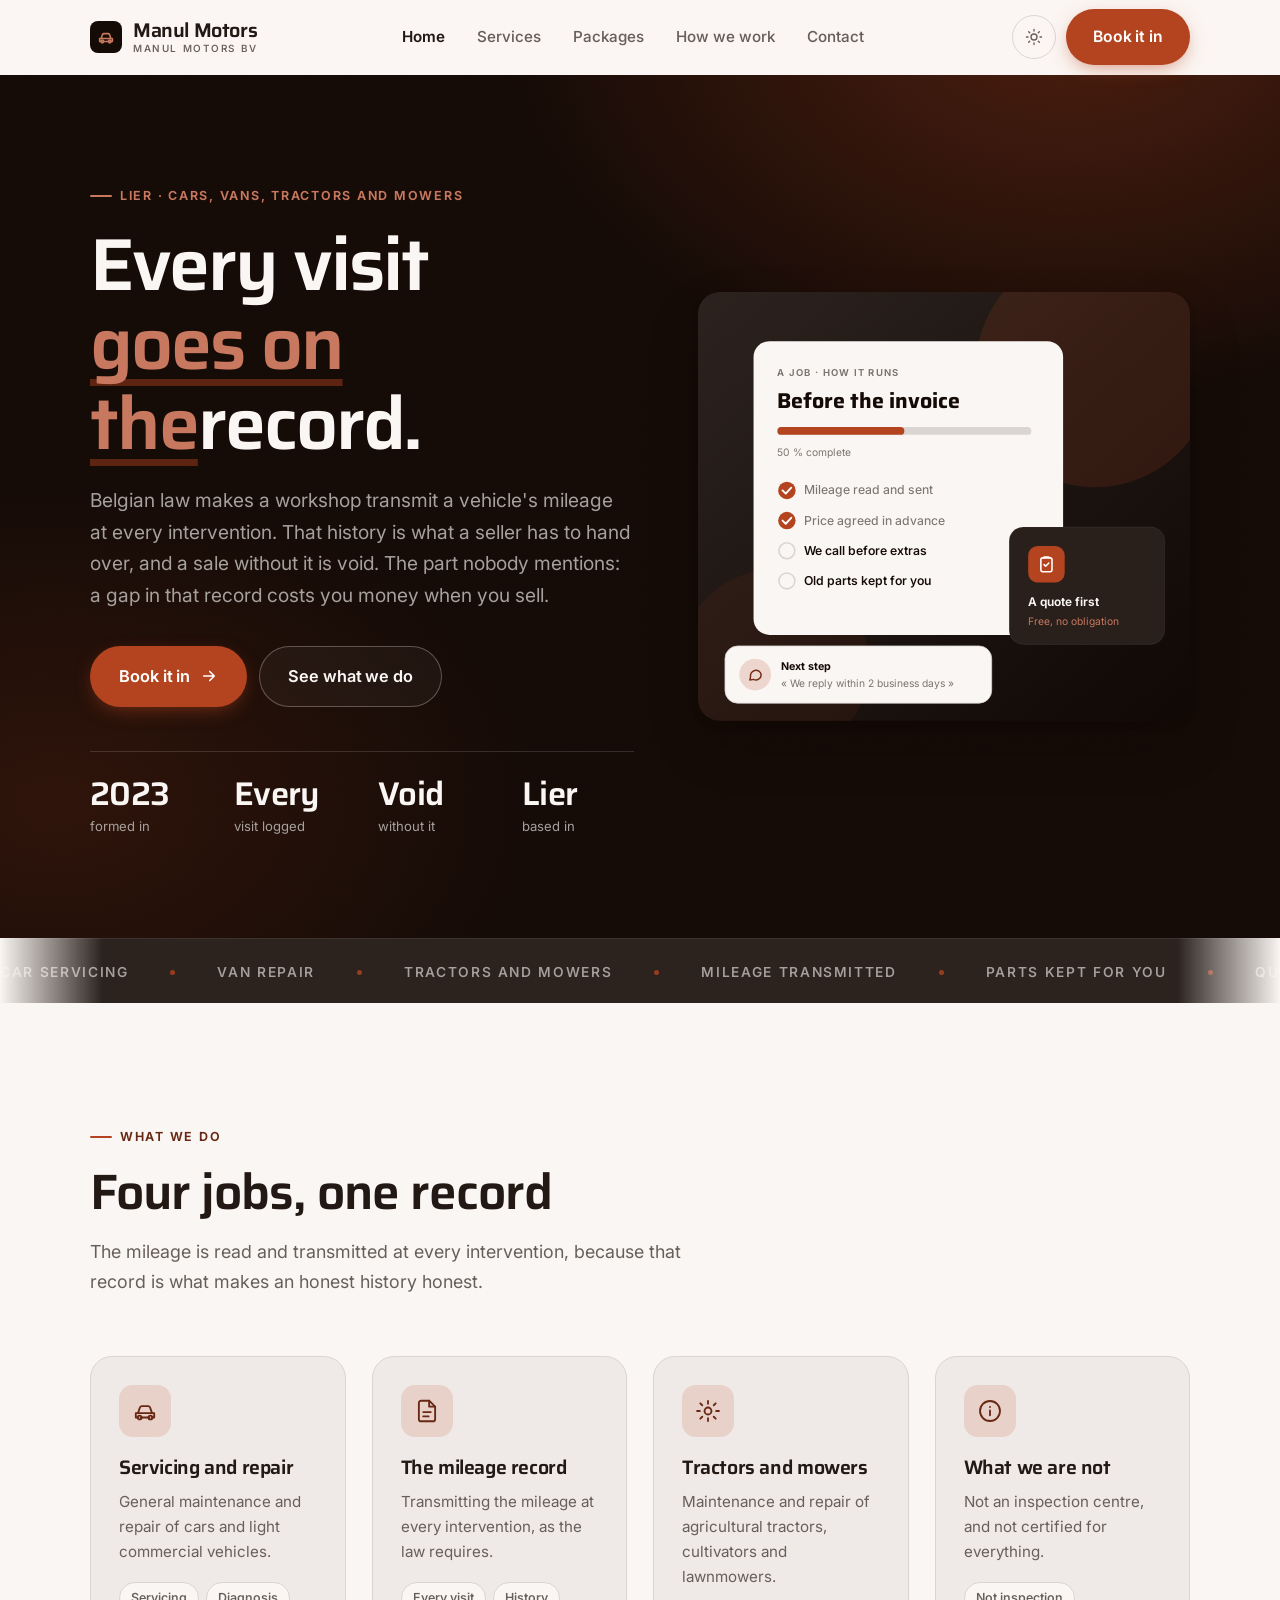
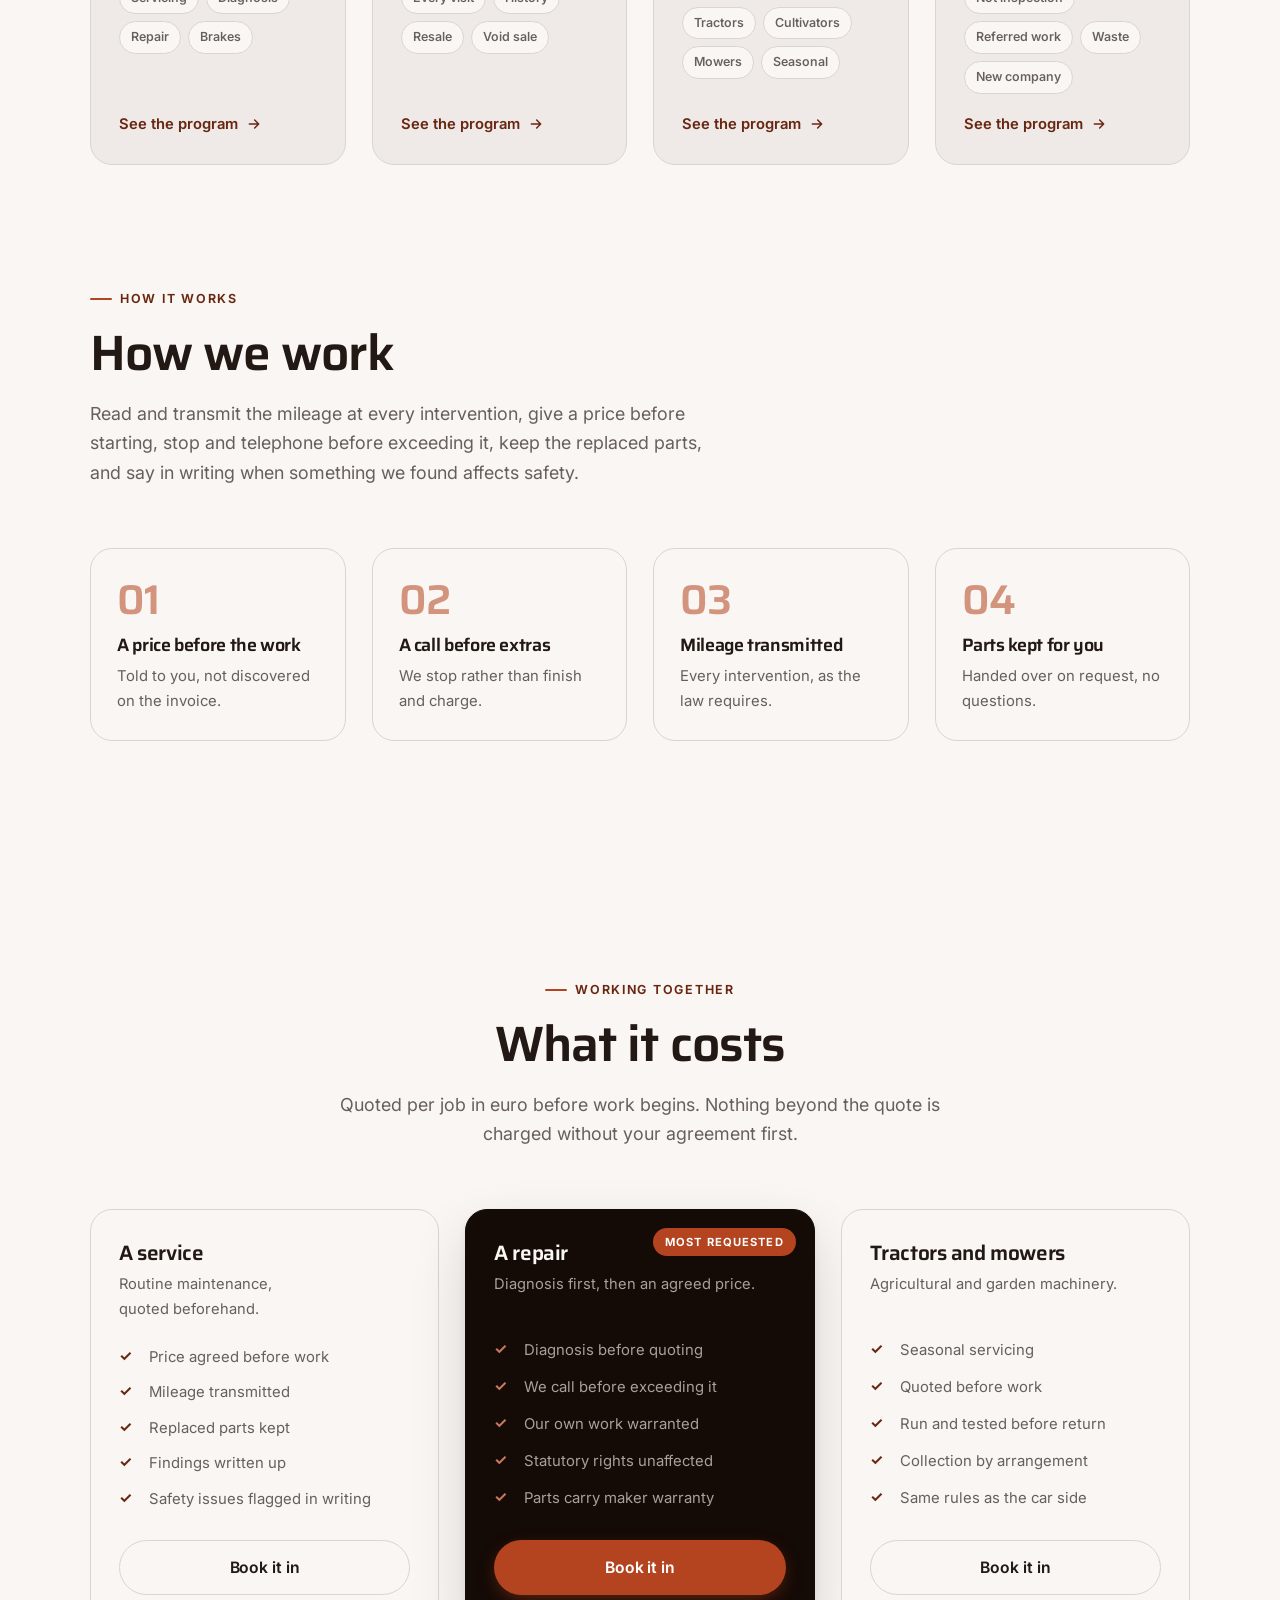
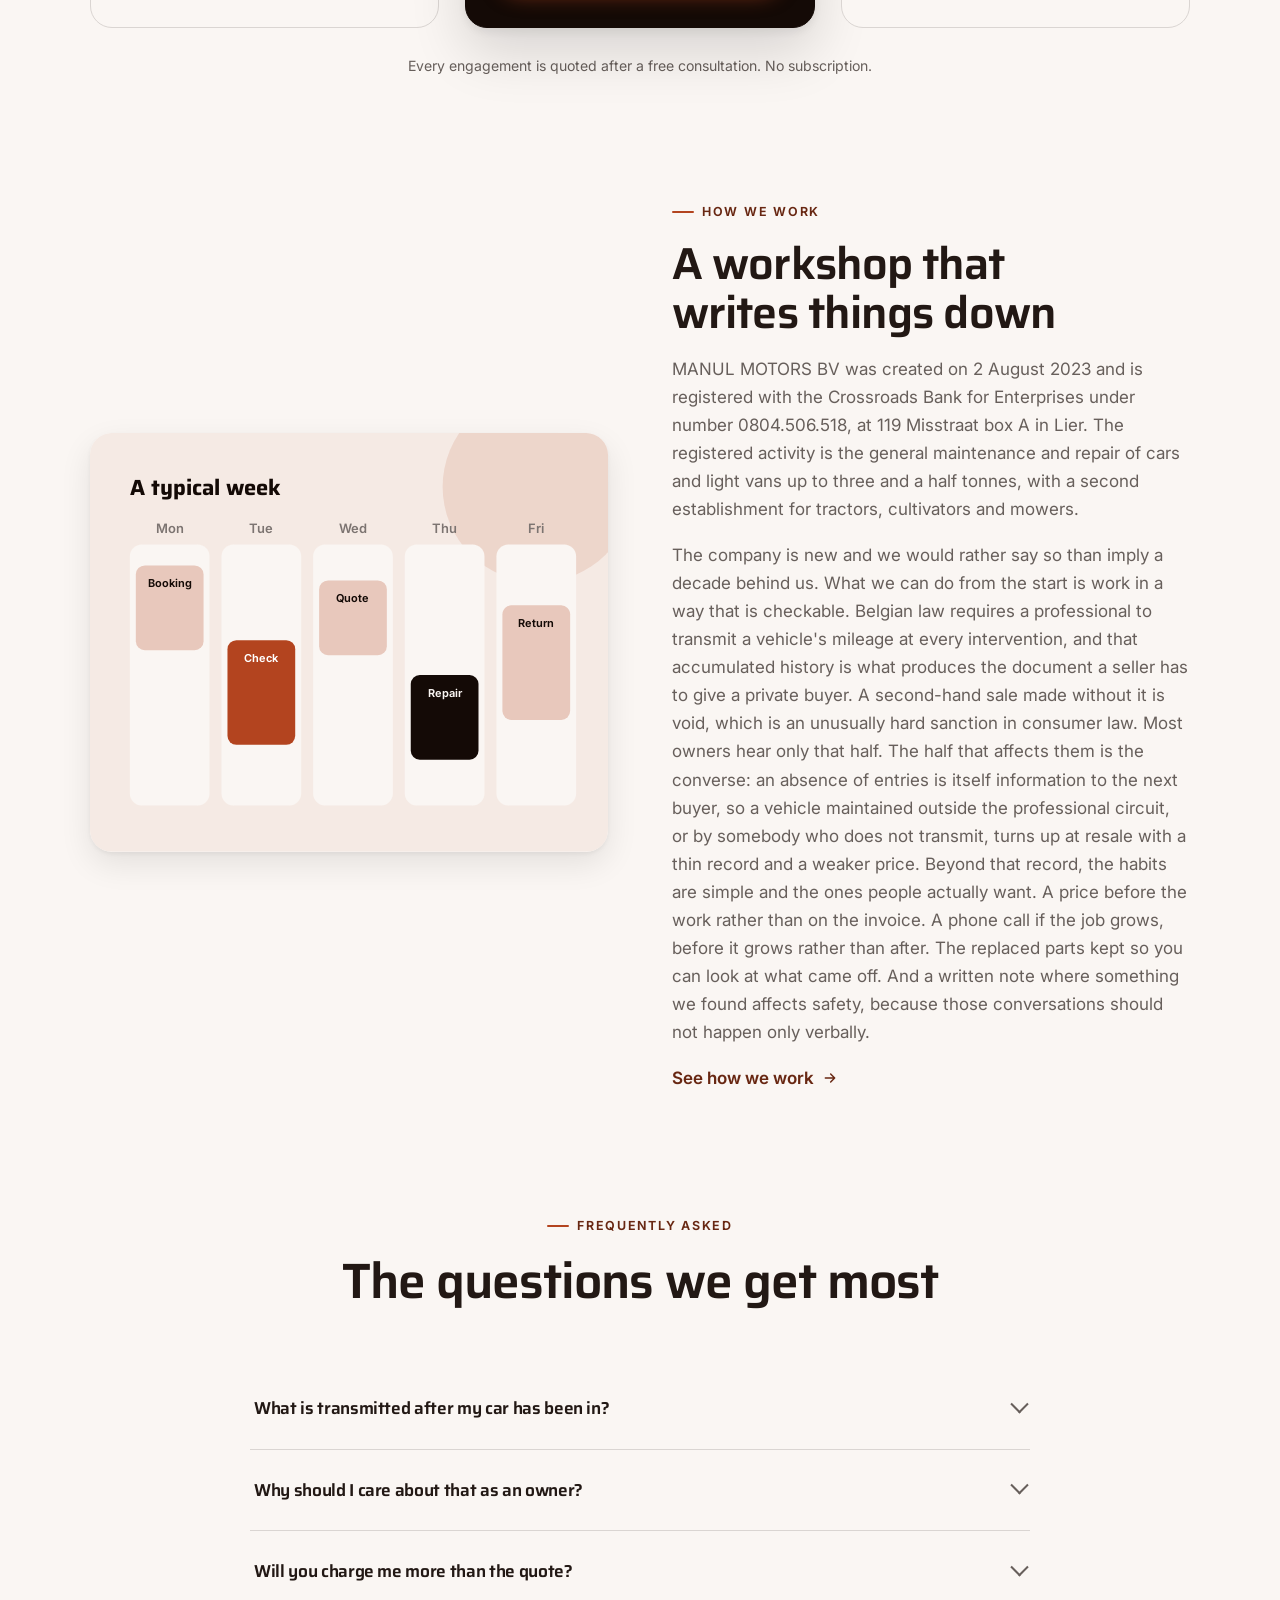
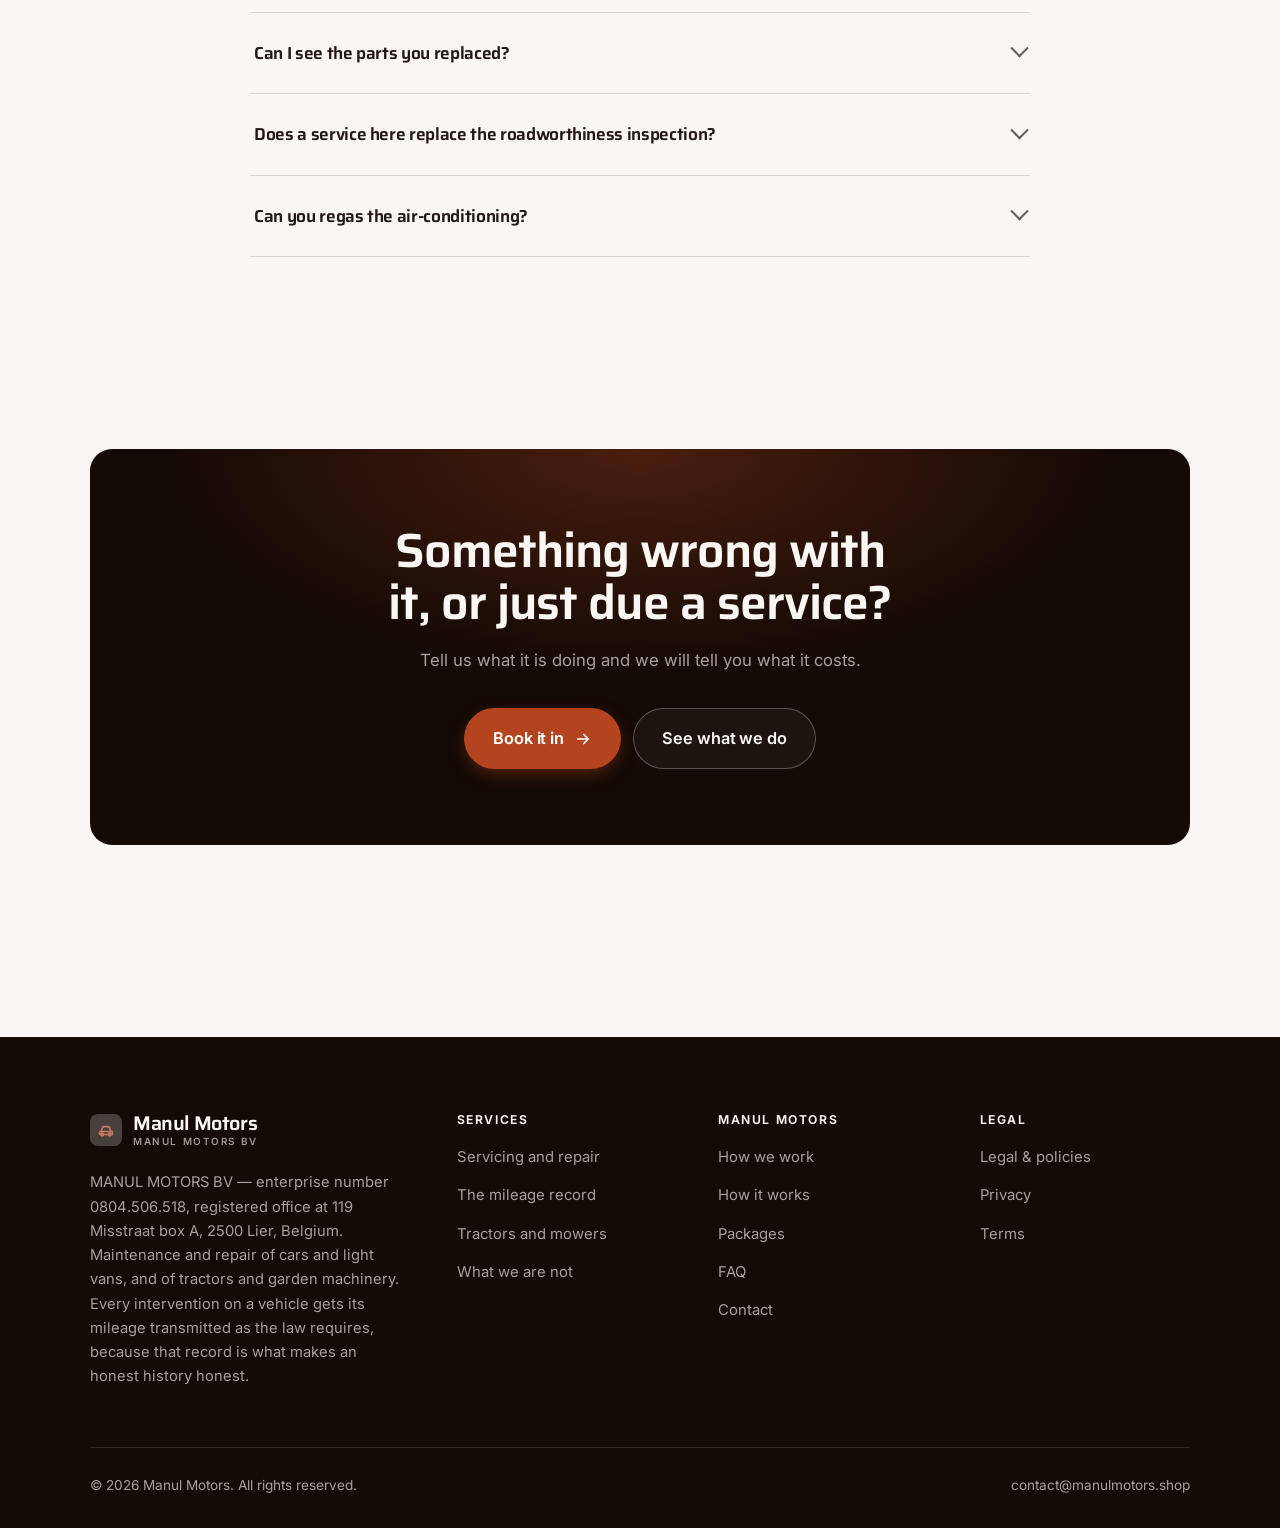
<file: index.html>
<!DOCTYPE html>
<html lang="en" class="no-js">
<head>
<meta charset="utf-8">
<meta name="viewport" content="width=device-width, initial-scale=1">
<title>MANUL MOTORS — car and van repair, Lier</title>
<meta name="description" content="MANUL MOTORS BV, maintenance and repair of cars, light vans, tractors and garden machinery in Lier. Mileage transmitted at every intervention, parts kept for you.">
<link rel="canonical" href="https://manulmotors.shop/">

<meta property="og:type" content="website">
<meta property="og:url" content="https://manulmotors.shop/">
<meta property="og:site_name" content="Manul Motors">
<meta property="og:locale" content="en_US">
<meta property="og:title" content="MANUL MOTORS — car and van repair, Lier">
<meta property="og:description" content="MANUL MOTORS BV, maintenance and repair of cars, light vans, tractors and garden machinery in Lier. Mileage transmitted at every intervention, parts kept for you.">
<meta name="theme-color" content="#140a06">

<link rel="icon" href="assets/img/favicon.svg" type="image/svg+xml">
<link rel="preconnect" href="https://fonts.googleapis.com">
<link rel="preconnect" href="https://fonts.gstatic.com" crossorigin>
<link rel="stylesheet" href="https://fonts.googleapis.com/css2?family=Saira:wght@400;500;600;700&family=Inter:wght@400..700&display=swap">
<link rel="stylesheet" href="assets/css/style.css">

<!-- Thème appliqué avant le premier rendu (évite le flash) -->
<script>
document.documentElement.classList.remove('no-js');
(function(){try{var t=localStorage.getItem('site-theme');if(t){document.documentElement.setAttribute('data-theme',t);}}catch(e){}})();
</script>
<script type="application/ld+json">
{
  "@context": "https://schema.org",
  "@type": "Organization",
  "name": "Manul Motors",
  "url": "https://manulmotors.shop/",
  "email": "contact@manulmotors.shop",
  "description": "MANUL MOTORS BV, maintenance and repair of cars, light vans, tractors and garden machinery in Lier. Mileage transmitted at every intervention, parts kept for you.",
  "areaServed": "US",
  "knowsLanguage": "en"
}
</script>
</head>

<body>
<a class="skip-link" href="#main">Skip to main content</a>

<header class="site-header">
  <nav class="wrap nav" aria-label="Main navigation">
    <a class="brand" href="index.html">
      <svg class="brand__mark" viewBox="0 0 64 64" aria-hidden="true">
        <rect class="bm-bg" width="64" height="64" rx="16"/>
        <g class="bm-ic" transform="translate(14 14) scale(1.5)" fill="none" stroke-width="2.1" stroke-linecap="round" stroke-linejoin="round"><path d="M3.5 14h17v4h-2M3.5 14v4h2M5.5 14l1.8-5.2A2 2 0 0 1 9.2 7.5h5.6a2 2 0 0 1 1.9 1.3L18.5 14M8 18h8"/><circle cx="7" cy="18" r="1.8"/><circle cx="17" cy="18" r="1.8"/></g>
      </svg>
      <span>Manul Motors<span class="brand__sub">MANUL MOTORS BV</span></span>
    </a>

    <ul class="nav__links" id="nav-links">
      <li><a href="index.html" aria-current="page">Home</a></li>
      <li><a href="programs.html">Services</a></li>
      <li><a href="index.html#pricing">Packages</a></li>
      <li><a href="about.html">How we work</a></li>
      <li><a href="contact.html">Contact</a></li>
      <li><a class="btn btn--primary" href="contact.html">Book it in</a></li>
    </ul>

    <div class="nav__cta">
      <button class="theme-toggle" type="button" aria-label="Switch to dark theme">
        <svg class="icon-sun" viewBox="0 0 24 24" fill="none" stroke="currentColor" stroke-width="1.8" stroke-linecap="round" aria-hidden="true"><circle cx="12" cy="12" r="4"/><path d="M12 2v2m0 16v2M2 12h2m16 0h2M4.9 4.9l1.4 1.4m11.4 11.4 1.4 1.4M19.1 4.9l-1.4 1.4M6.3 17.7l-1.4 1.4"/></svg>
        <svg class="icon-moon" viewBox="0 0 24 24" fill="none" stroke="currentColor" stroke-width="1.8" stroke-linecap="round" stroke-linejoin="round" aria-hidden="true"><path d="M21 12.8A9 9 0 1 1 11.2 3a7 7 0 0 0 9.8 9.8z"/></svg>
      </button>
      <a class="btn btn--primary" href="contact.html">Book it in</a>
      <button class="nav__toggle" type="button" aria-expanded="false" aria-controls="nav-links" aria-label="Open menu">
        <svg class="icon-open" viewBox="0 0 24 24" fill="none" stroke="currentColor" stroke-width="2" stroke-linecap="round" aria-hidden="true"><path d="M3 6h18M3 12h18M3 18h18"/></svg>
        <svg class="icon-close" viewBox="0 0 24 24" fill="none" stroke="currentColor" stroke-width="2" stroke-linecap="round" aria-hidden="true"><path d="M6 6l12 12M18 6L6 18"/></svg>
      </button>
    </div>
  </nav>
</header>

<main id="main">

<section class="hero">
  <div class="wrap hero__inner">
    <div>
      <span class="eyebrow hero__eyebrow">Lier · Cars, vans, tractors and mowers</span>
      <h1>Every visit<br> <em>goes on the</em>record.</h1>
      <p class="hero__lede">Belgian law makes a workshop transmit a vehicle's mileage at every intervention. That history is what a seller has to hand over, and a sale without it is void. The part nobody mentions: a gap in that record costs you money when you sell.</p>

      <div class="hero__actions">
        <a class="btn btn--primary btn--lg" href="contact.html">Book it in <svg viewBox="0 0 24 24" fill="none" stroke="currentColor" stroke-width="2.2" stroke-linecap="round" stroke-linejoin="round" aria-hidden="true"><path d="M5 12h14M13 6l6 6-6 6"/></svg></a>
        <a class="btn btn--on-dark btn--lg" href="programs.html">See what we do</a>
      </div>

      <ul class="hero__proof">
        <li><span class="stat__num">2023</span><span class="stat__label">formed in</span></li>
        <li><span class="stat__num">Every</span><span class="stat__label">visit logged</span></li>
        <li><span class="stat__num">Void</span><span class="stat__label">without it</span></li>
        <li><span class="stat__num">Lier</span><span class="stat__label">based in</span></li>
      </ul>
    </div>

    <div class="hero__art">
      <svg viewBox="0 0 620 540" role="img" aria-label="How a job at Manul Motors runs, with the mileage transmitted and the price agreed before work starts.">
        <defs>
          <linearGradient id="hbg" x1="0" y1="0" x2="1" y2="1">
            <stop offset="0" stop-color="#2c231f"/><stop offset="1" stop-color="#100805"/>
          </linearGradient>
        </defs>
        <rect width="620" height="540" rx="22" fill="url(#hbg)"/>
        <circle cx="500" cy="96" r="150" fill="#b3441f" opacity=".16"/>
        <circle cx="96" cy="470" r="120" fill="#b3441f" opacity=".08"/>

        <g style="font-family: var(--font-body)">
          <!-- Carte programme -->
          <rect x="70" y="62" width="390" height="370" rx="20" fill="#faf6f3"/>
          <text x="100" y="106" font-size="12" font-weight="650" letter-spacing="1.6" fill="#7c7471">A JOB · HOW IT RUNS</text>
          <text x="100" y="146" font-size="27" font-weight="700" fill="#140a06" style="font-family: var(--font-display)">Before the invoice</text>
          <rect x="100" y="170" width="320" height="10" rx="5" fill="#dad5d2"/>
          <rect x="100" y="170" width="160" height="10" rx="5" fill="#b3441f"/>
          <text x="100" y="206" font-size="13" fill="#7c7471">50 % complete</text>
          <circle cx="112" cy="250" r="11" fill="#b3441f"/><path d="M106.5 250l4 4 7-7.5" fill="none" stroke="#ffffff" stroke-width="2.4" stroke-linecap="round" stroke-linejoin="round"/><text x="134" y="255" font-size="15.5" fill="#7c7471" font-weight="450">Mileage read and sent</text>
          <circle cx="112" cy="288" r="11" fill="#b3441f"/><path d="M106.5 288l4 4 7-7.5" fill="none" stroke="#ffffff" stroke-width="2.4" stroke-linecap="round" stroke-linejoin="round"/><text x="134" y="293" font-size="15.5" fill="#7c7471" font-weight="450">Price agreed in advance</text>
          <circle cx="112" cy="326" r="10" fill="none" stroke="#dad5d2" stroke-width="2"/><text x="134" y="331" font-size="15.5" fill="#140a06" font-weight="560">We call before extras</text>
          <circle cx="112" cy="364" r="10" fill="none" stroke="#dad5d2" stroke-width="2"/><text x="134" y="369" font-size="15.5" fill="#140a06" font-weight="560">Old parts kept for you</text>

          <!-- Carte séance -->
          <rect x="392" y="296" width="196" height="148" rx="18" fill="#29201c" stroke="#ffffff" stroke-opacity=".08"/>
          <rect x="416" y="320" width="46" height="46" rx="12" fill="#b3441f"/>
          <g transform="translate(427 331)" fill="none" stroke="#ffffff" color="#ffffff" stroke-width="2" stroke-linecap="round" stroke-linejoin="round"><rect x="5" y="4" width="14" height="17.5" rx="2.5"/><path d="M9 4V3h6v1M9 12.5l2 2 4-4"/></g>
          <text x="416" y="396" font-size="15" font-weight="650" fill="#faf6f3">A quote first</text>
          <text x="416" y="420" font-size="13" fill="#c8785e">Free, no obligation</text>

          <!-- Retour du coach -->
          <rect x="34" y="446" width="336" height="72" rx="16" fill="#faf6f3" stroke="#dad5d2"/>
          <circle cx="72" cy="482" r="20" fill="#edd6cd"/>
          <g transform="translate(62 472) scale(.84)" fill="none" stroke="#742c14" stroke-width="2.2" stroke-linecap="round" stroke-linejoin="round"><path d="M21 12a8 8 0 0 1-11.6 7.1L4 20l1-4.6A8 8 0 1 1 21 12z"/></g>
          <text x="104" y="476" font-size="13.5" font-weight="700" fill="#140a06">Next step</text>
          <text x="104" y="498" font-size="13" fill="#7c7471">« We reply within 2 business days »</text>
        </g>
      </svg>
    </div>
  </div>
</section>

<div class="marquee" aria-hidden="true">
  <div class="marquee__track"><span>Car servicing</span><span>Van repair</span><span>Tractors and mowers</span><span>Mileage transmitted</span><span>Parts kept for you</span><span>Quote before work</span><span>No surprise invoice</span><span>Waste handled properly</span><span>Lier</span><span>Since 2023</span><span>Car servicing</span><span>Van repair</span><span>Tractors and mowers</span><span>Mileage transmitted</span><span>Parts kept for you</span><span>Quote before work</span><span>No surprise invoice</span><span>Waste handled properly</span><span>Lier</span><span>Since 2023</span></div>
</div>

<section class="section wrap" id="programs">
  <div class="section-head reveal">
    <span class="eyebrow">What we do</span>
    <h2>Four jobs, one record</h2>
    <p>The mileage is read and transmitted at every intervention, because that record is what makes an honest history honest.</p>
  </div>
  <div class="grid grid--4 reveal-group">
    <a class="card" href="programs.html#servicing">
      <div class="card__icon"><svg viewBox="0 0 24 24" fill="none" stroke="currentColor" stroke-width="1.7" stroke-linecap="round" stroke-linejoin="round" aria-hidden="true"><path d="M3.5 14h17v4h-2M3.5 14v4h2M5.5 14l1.8-5.2A2 2 0 0 1 9.2 7.5h5.6a2 2 0 0 1 1.9 1.3L18.5 14M8 18h8"/><circle cx="7" cy="18" r="1.8"/><circle cx="17" cy="18" r="1.8"/></svg></div>
      <h3>Servicing and repair</h3>
      <p>General maintenance and repair of cars and light commercial vehicles.</p>
      <ul class="tags"><li>Servicing</li><li>Diagnosis</li><li>Repair</li><li>Brakes</li></ul>
      <span class="arrow-link">See the program <svg viewBox="0 0 24 24" fill="none" stroke="currentColor" stroke-width="2.2" stroke-linecap="round" stroke-linejoin="round" aria-hidden="true"><path d="M5 12h14M13 6l6 6-6 6"/></svg></span>
    </a>
    <a class="card" href="programs.html#carpass">
      <div class="card__icon"><svg viewBox="0 0 24 24" fill="none" stroke="currentColor" stroke-width="1.7" stroke-linecap="round" stroke-linejoin="round" aria-hidden="true"><path d="M14 2.5H6.5A2 2 0 0 0 4.5 4.5v15a2 2 0 0 0 2 2h11a2 2 0 0 0 2-2V8z"/><path d="M14 2.5V8h5.5M8.5 13h7M8.5 17h5"/></svg></div>
      <h3>The mileage record</h3>
      <p>Transmitting the mileage at every intervention, as the law requires.</p>
      <ul class="tags"><li>Every visit</li><li>History</li><li>Resale</li><li>Void sale</li></ul>
      <span class="arrow-link">See the program <svg viewBox="0 0 24 24" fill="none" stroke="currentColor" stroke-width="2.2" stroke-linecap="round" stroke-linejoin="round" aria-hidden="true"><path d="M5 12h14M13 6l6 6-6 6"/></svg></span>
    </a>
    <a class="card" href="programs.html#agricultural">
      <div class="card__icon"><svg viewBox="0 0 24 24" fill="none" stroke="currentColor" stroke-width="1.7" stroke-linecap="round" stroke-linejoin="round" aria-hidden="true"><circle cx="12" cy="12" r="3.2"/><path d="M12 2.8v2.6M12 18.6v2.6M4.5 12H1.9M22.1 12h-2.6M6.7 6.7 4.9 4.9M19.1 19.1l-1.8-1.8M17.3 6.7l1.8-1.8M4.9 19.1l1.8-1.8"/></svg></div>
      <h3>Tractors and mowers</h3>
      <p>Maintenance and repair of agricultural tractors, cultivators and lawnmowers.</p>
      <ul class="tags"><li>Tractors</li><li>Cultivators</li><li>Mowers</li><li>Seasonal</li></ul>
      <span class="arrow-link">See the program <svg viewBox="0 0 24 24" fill="none" stroke="currentColor" stroke-width="2.2" stroke-linecap="round" stroke-linejoin="round" aria-hidden="true"><path d="M5 12h14M13 6l6 6-6 6"/></svg></span>
    </a>
    <a class="card" href="programs.html#limits">
      <div class="card__icon"><svg viewBox="0 0 24 24" fill="none" stroke="currentColor" stroke-width="1.7" stroke-linecap="round" stroke-linejoin="round" aria-hidden="true"><circle cx="12" cy="12" r="9.2"/><path d="M12 16v-4.5M12 8.2v.1"/></svg></div>
      <h3>What we are not</h3>
      <p>Not an inspection centre, and not certified for everything.</p>
      <ul class="tags"><li>Not inspection</li><li>Referred work</li><li>Waste</li><li>New company</li></ul>
      <span class="arrow-link">See the program <svg viewBox="0 0 24 24" fill="none" stroke="currentColor" stroke-width="2.2" stroke-linecap="round" stroke-linejoin="round" aria-hidden="true"><path d="M5 12h14M13 6l6 6-6 6"/></svg></span>
    </a>
  </div>
</section>

<section class="section section--flush wrap" id="how-it-works">
  <div class="section-head reveal">
    <span class="eyebrow">How it works</span>
    <h2>How we work</h2>
    <p>Read and transmit the mileage at every intervention, give a price before starting, stop and telephone before exceeding it, keep the replaced parts, and say in writing when something we found affects safety.</p>
  </div>
  <div class="grid grid--4 steps reveal-group">
    <article class="step">
      <h3>A price before the work</h3>
      <p>Told to you, not discovered on the invoice.</p>
    </article>
    <article class="step">
      <h3>A call before extras</h3>
      <p>We stop rather than finish and charge.</p>
    </article>
    <article class="step">
      <h3>Mileage transmitted</h3>
      <p>Every intervention, as the law requires.</p>
    </article>
    <article class="step">
      <h3>Parts kept for you</h3>
      <p>Handed over on request, no questions.</p>
    </article>
  </div>
</section>

<section class="section wrap" id="pricing">
  <div class="section-head section-head--center reveal">
    <span class="eyebrow">Working together</span>
    <h2>What it costs</h2>
    <p>Quoted per job in euro before work begins. Nothing beyond the quote is charged without your agreement first.</p>
  </div>
  <div class="grid grid--3 plans reveal-group">
    <article class="plan">
      
      <h3>A service</h3>
      <p class="plan__desc">Routine maintenance, quoted beforehand.</p>
      
      <ul class="plan__features">
        <li>Price agreed before work</li>
        <li>Mileage transmitted</li>
        <li>Replaced parts kept</li>
        <li>Findings written up</li>
        <li>Safety issues flagged in writing</li>
      </ul>
      <a class="btn btn--ghost btn--block" href="contact.html">Book it in</a>
    </article>
    <article class="plan plan--featured">
      <span class="plan__tag">Most requested</span>
      <h3>A repair</h3>
      <p class="plan__desc">Diagnosis first, then an agreed price.</p>
      
      <ul class="plan__features">
        <li>Diagnosis before quoting</li>
        <li>We call before exceeding it</li>
        <li>Our own work warranted</li>
        <li>Statutory rights unaffected</li>
        <li>Parts carry maker warranty</li>
      </ul>
      <a class="btn btn--primary btn--block" href="contact.html">Book it in</a>
    </article>
    <article class="plan">
      
      <h3>Tractors and mowers</h3>
      <p class="plan__desc">Agricultural and garden machinery.</p>
      
      <ul class="plan__features">
        <li>Seasonal servicing</li>
        <li>Quoted before work</li>
        <li>Run and tested before return</li>
        <li>Collection by arrangement</li>
        <li>Same rules as the car side</li>
      </ul>
      <a class="btn btn--ghost btn--block" href="contact.html">Book it in</a>
    </article>
  </div>
  <p class="plans-note">Every engagement is quoted after a free consultation. No subscription.</p>
</section>

<section class="section section--flush wrap">
  <div class="split reveal">
    <div class="split__art">
      <svg viewBox="0 0 520 420" role="img" aria-label="Example of a typical week: Booking, Check, Quote, Repair, Return.">
        <rect width="520" height="420" rx="20" fill="#f5eae4"/>
        <circle cx="450" cy="54" r="96" fill="#b3441f" opacity=".12"/>
        <g style="font-family: var(--font-body)">
        <text x="40" y="62" font-size="22" font-weight="700" fill="#140a06" style="font-family: var(--font-display)">A typical week</text>
        <text x="80" y="100" text-anchor="middle" font-size="13" font-weight="600" fill="#7c7471">Mon</text>
        <rect x="40" y="112" width="80" height="262" rx="12" fill="#faf6f3"/>
        <rect x="46" y="133" width="68" height="85" rx="9" fill="#e8c8bc"/>
        <text x="80" y="155" text-anchor="middle" font-size="11" font-weight="650" fill="#140a06">Booking</text>
        <text x="172" y="100" text-anchor="middle" font-size="13" font-weight="600" fill="#7c7471">Tue</text>
        <rect x="132" y="112" width="80" height="262" rx="12" fill="#faf6f3"/>
        <rect x="138" y="208" width="68" height="105" rx="9" fill="#b3441f"/>
        <text x="172" y="230" text-anchor="middle" font-size="11" font-weight="650" fill="#ffffff">Check</text>
        <text x="264" y="100" text-anchor="middle" font-size="13" font-weight="600" fill="#7c7471">Wed</text>
        <rect x="224" y="112" width="80" height="262" rx="12" fill="#faf6f3"/>
        <rect x="230" y="148" width="68" height="75" rx="9" fill="#e8c8bc"/>
        <text x="264" y="170" text-anchor="middle" font-size="11" font-weight="650" fill="#140a06">Quote</text>
        <text x="356" y="100" text-anchor="middle" font-size="13" font-weight="600" fill="#7c7471">Thu</text>
        <rect x="316" y="112" width="80" height="262" rx="12" fill="#faf6f3"/>
        <rect x="322" y="243" width="68" height="85" rx="9" fill="#140a06"/>
        <text x="356" y="265" text-anchor="middle" font-size="11" font-weight="650" fill="#faf6f3">Repair</text>
        <text x="448" y="100" text-anchor="middle" font-size="13" font-weight="600" fill="#7c7471">Fri</text>
        <rect x="408" y="112" width="80" height="262" rx="12" fill="#faf6f3"/>
        <rect x="414" y="173" width="68" height="115" rx="9" fill="#e8c8bc"/>
        <text x="448" y="195" text-anchor="middle" font-size="11" font-weight="650" fill="#140a06">Return</text>
        </g>
      </svg>
    </div>
    <div>
      <span class="eyebrow">How we work</span>
      <h2>A workshop that writes things down</h2>
      <p>MANUL MOTORS BV was created on 2 August 2023 and is registered with the Crossroads Bank for Enterprises under number 0804.506.518, at 119 Misstraat box A in Lier. The registered activity is the general maintenance and repair of cars and light vans up to three and a half tonnes, with a second establishment for tractors, cultivators and mowers.</p>
      <p>The company is new and we would rather say so than imply a decade behind us. What we can do from the start is work in a way that is checkable. Belgian law requires a professional to transmit a vehicle's mileage at every intervention, and that accumulated history is what produces the document a seller has to give a private buyer. A second-hand sale made without it is void, which is an unusually hard sanction in consumer law. Most owners hear only that half. The half that affects them is the converse: an absence of entries is itself information to the next buyer, so a vehicle maintained outside the professional circuit, or by somebody who does not transmit, turns up at resale with a thin record and a weaker price. Beyond that record, the habits are simple and the ones people actually want. A price before the work rather than on the invoice. A phone call if the job grows, before it grows rather than after. The replaced parts kept so you can look at what came off. And a written note where something we found affects safety, because those conversations should not happen only verbally.</p>
      <p><a class="arrow-link" href="about.html">See how we work <svg viewBox="0 0 24 24" fill="none" stroke="currentColor" stroke-width="2.2" stroke-linecap="round" stroke-linejoin="round" aria-hidden="true"><path d="M5 12h14M13 6l6 6-6 6"/></svg></a></p>
    </div>
  </div>
</section>

<section class="section section--flush wrap" id="faq">
  <div class="section-head section-head--center reveal">
    <span class="eyebrow">Frequently asked</span>
    <h2>The questions we get most</h2>
  </div>
  <div class="faq reveal">
    <details>
      <summary>What is transmitted after my car has been in?</summary>
      <p>The mileage recorded on the odometer at the time of the intervention. Belgian law requires professionals to transmit it at every intervention, and those readings accumulate into the history behind the mileage document a seller must hand to a private buyer. We do it on every visit rather than on the ones that seem important, because an incomplete record is exactly as unhelpful as no record.</p>
    </details>
    <details>
      <summary>Why should I care about that as an owner?</summary>
      <p>Because of resale. A sale of a second-hand vehicle to a private individual without the mileage document is void, which is the headline. The part that affects you day to day is the converse: a gap in the history is information to the next buyer, and a car serviced outside the professional circuit or by somebody who does not transmit arrives at resale with a thin record. That gets priced in, and not in your favour.</p>
    </details>
    <details>
      <summary>Will you charge me more than the quote?</summary>
      <p>Not without asking you first. If a job turns out to need more than was quoted, we stop and telephone you, which occasionally means a vehicle sits for an hour waiting for a call back. The alternative, finishing the work and presenting a larger bill, is how workshops get their reputation, and the hour of waiting is the cheaper option for everyone.</p>
    </details>
    <details>
      <summary>Can I see the parts you replaced?</summary>
      <p>Yes, and you do not need a reason. Replaced parts are kept and handed over on request, so you can see what actually came off the vehicle. It is a small thing and it settles the only question a customer cannot otherwise answer, which is whether the work described was the work performed.</p>
    </details>
    <details>
      <summary>Does a service here replace the roadworthiness inspection?</summary>
      <p>No. We are not an approved vehicle inspection centre, nothing we do constitutes, replaces or anticipates the periodic inspection, and nothing we say certifies a vehicle as roadworthy. We can tell you what we found and put right what needs putting right, which usually improves how an inspection goes, but the approved centre assesses the vehicle on its own criteria and its view is the one that counts.</p>
    </details>
    <details>
      <summary>Can you regas the air-conditioning?</summary>
      <p>Only if the certification that work requires is in force, and it is stated on the legal page rather than assumed here. Work on air-conditioning systems involving fluorinated refrigerant gases requires specific certification, and where we do not hold what is needed, the work is referred to a certified undertaking rather than done anyway. It is a short conversation and a better outcome than the alternative.</p>
    </details>
  </div>
</section>

<section class="wrap section--tight">
  <div class="cta-band reveal">
    <h2>Something wrong with it, or just due a service?</h2>
    <p>Tell us what it is doing and we will tell you what it costs.</p>
    <div class="hero__actions">
      <a class="btn btn--primary btn--lg" href="contact.html">Book it in <svg viewBox="0 0 24 24" fill="none" stroke="currentColor" stroke-width="2.2" stroke-linecap="round" stroke-linejoin="round" aria-hidden="true"><path d="M5 12h14M13 6l6 6-6 6"/></svg></a>
      <a class="btn btn--on-dark btn--lg" href="programs.html">See what we do</a>
    </div>
  </div>
</section>

</main>

<footer class="site-footer">
  <div class="wrap">
    <div class="footer__grid">
      <div class="footer__brand">
        <a class="brand" href="index.html">
          <svg class="brand__mark" viewBox="0 0 64 64" aria-hidden="true">
        <rect class="bm-bg" width="64" height="64" rx="16"/>
        <g class="bm-ic" transform="translate(14 14) scale(1.5)" fill="none" stroke-width="2.1" stroke-linecap="round" stroke-linejoin="round"><path d="M3.5 14h17v4h-2M3.5 14v4h2M5.5 14l1.8-5.2A2 2 0 0 1 9.2 7.5h5.6a2 2 0 0 1 1.9 1.3L18.5 14M8 18h8"/><circle cx="7" cy="18" r="1.8"/><circle cx="17" cy="18" r="1.8"/></g>
      </svg>
          <span>Manul Motors<span class="brand__sub">MANUL MOTORS BV</span></span>
        </a>
        <p>MANUL MOTORS BV — enterprise number 0804.506.518, registered office at 119 Misstraat box A, 2500 Lier, Belgium. Maintenance and repair of cars and light vans, and of tractors and garden machinery. Every intervention on a vehicle gets its mileage transmitted as the law requires, because that record is what makes an honest history honest.</p>
      </div>

      <div class="footer__col">
        <h4>Services</h4>
        <ul>
          <li><a href="programs.html#servicing">Servicing and repair</a></li>
          <li><a href="programs.html#carpass">The mileage record</a></li>
          <li><a href="programs.html#agricultural">Tractors and mowers</a></li>
          <li><a href="programs.html#limits">What we are not</a></li>
        </ul>
      </div>

      <div class="footer__col">
        <h4>Manul Motors</h4>
        <ul>
          <li><a href="about.html">How we work</a></li>
          <li><a href="index.html#how-it-works">How it works</a></li>
          <li><a href="index.html#pricing">Packages</a></li>
          <li><a href="index.html#faq">FAQ</a></li>
          <li><a href="contact.html">Contact</a></li>
        </ul>
      </div>

      <div class="footer__col">
        <h4>Legal</h4>
        <ul>
          <li><a href="legal.html">Legal &amp; policies</a></li>
          <li><a href="legal.html#privacy">Privacy</a></li>
          <li><a href="legal.html#terms">Terms</a></li>
        </ul>
      </div>
    </div>

    <div class="footer__bottom">
      <p>© <span data-year>2026</span> Manul Motors. All rights reserved.</p>
      <p><a href="mailto:contact@manulmotors.shop">contact@manulmotors.shop</a></p>
    </div>
  </div>
</footer>

<script src="assets/js/main.js" defer></script>
</body>
</html>
</file>
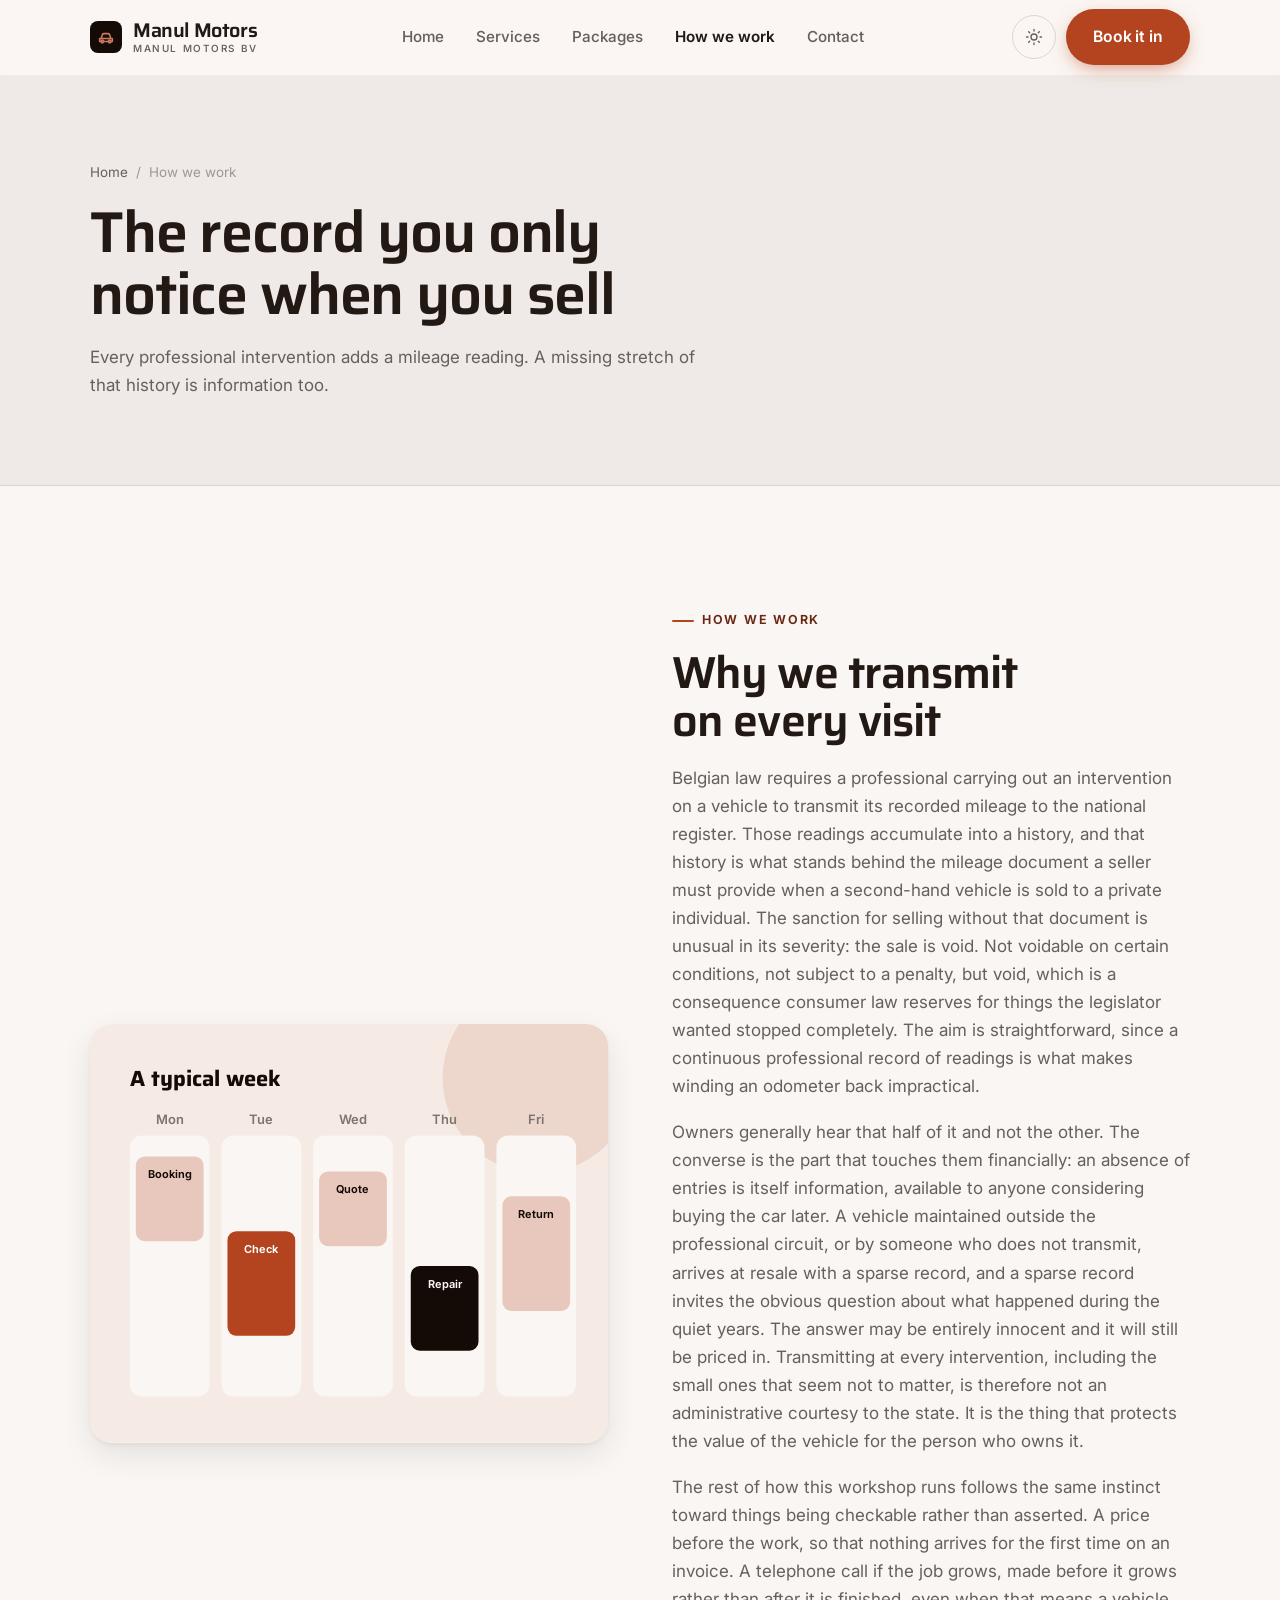
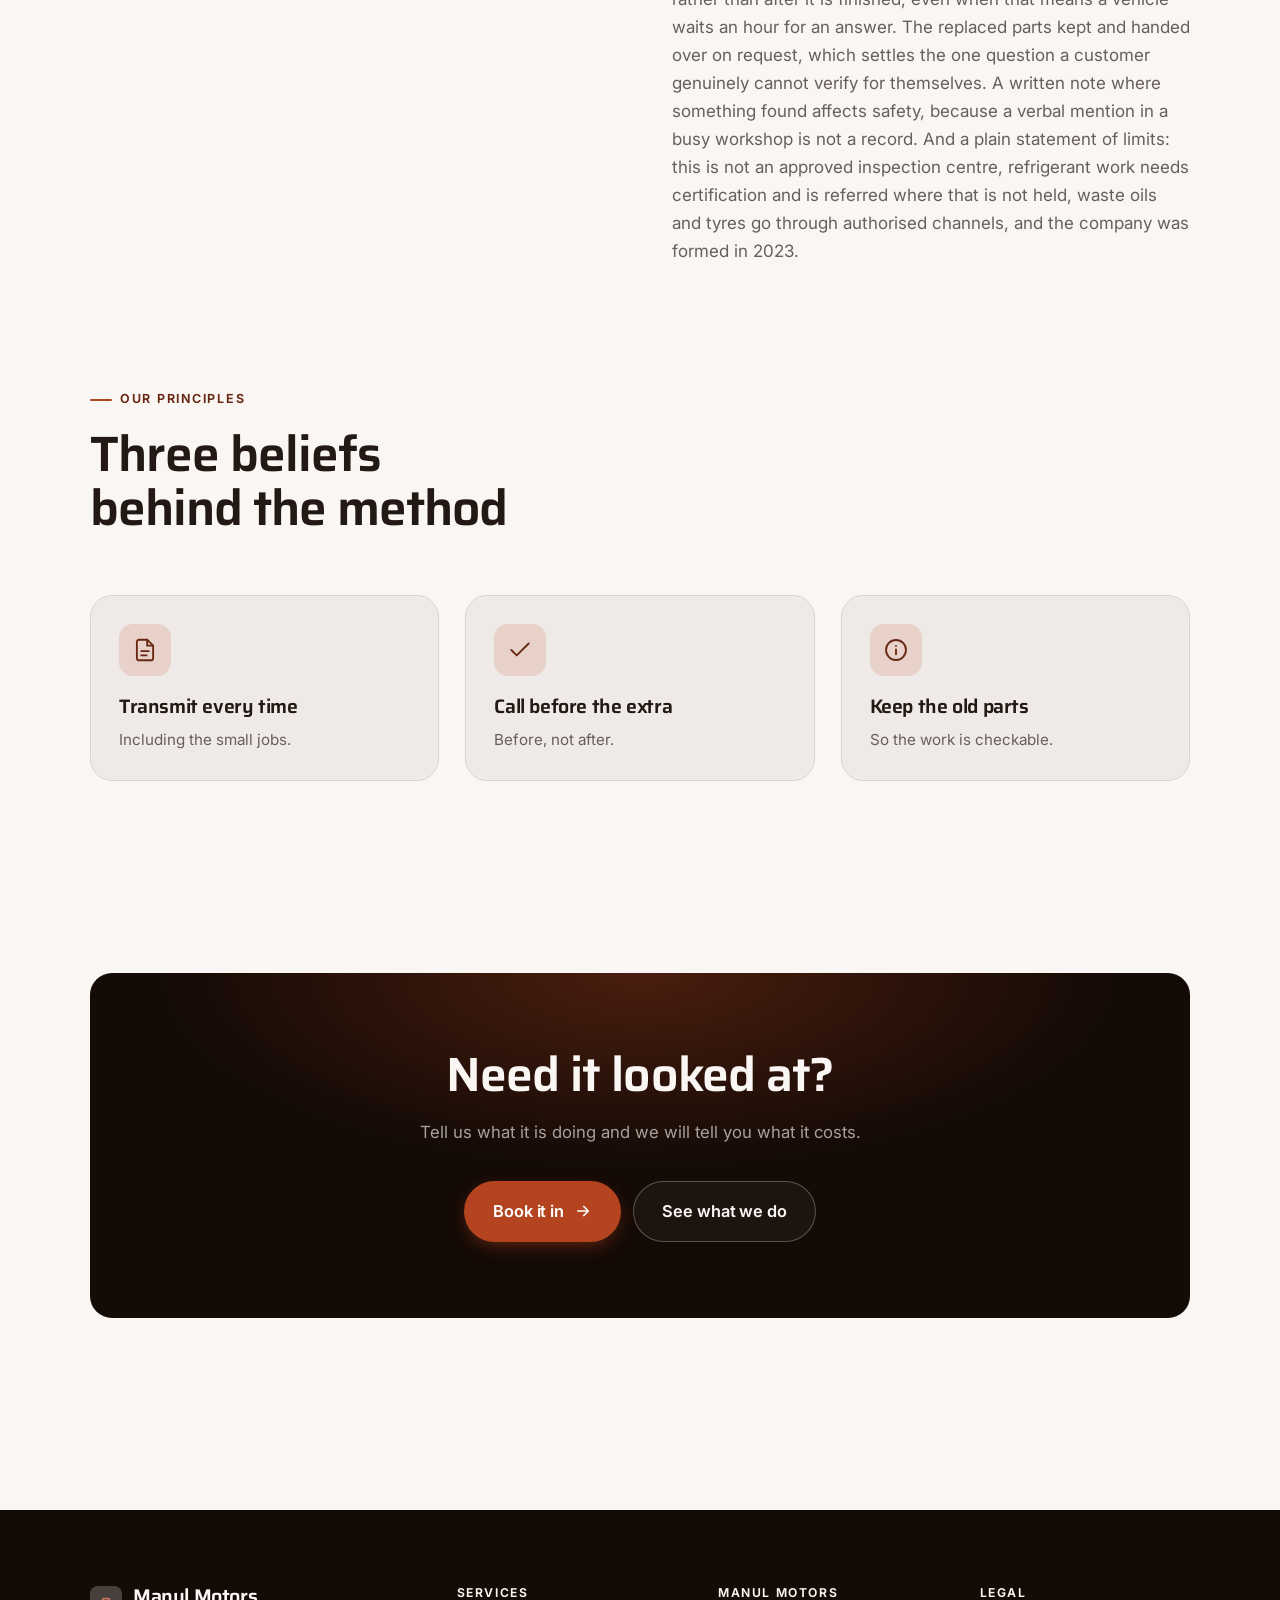
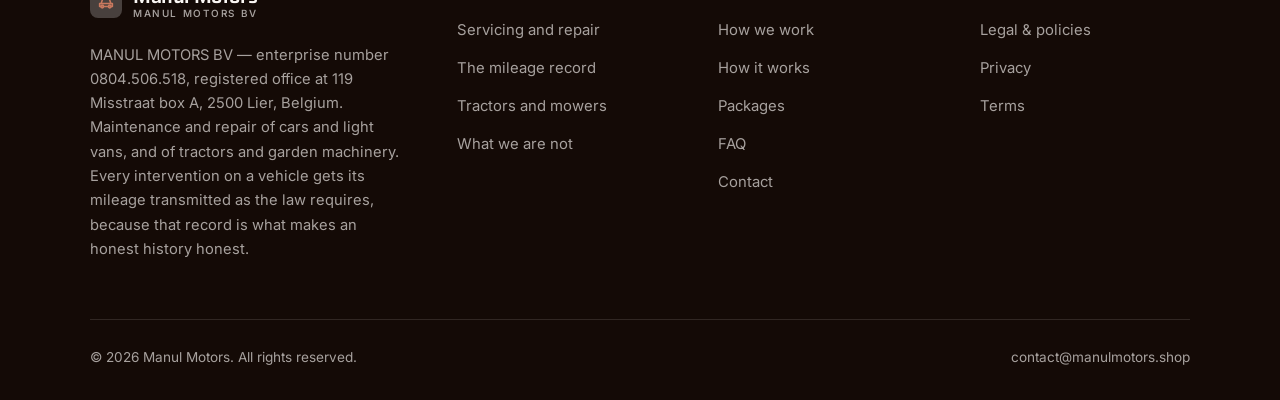
<file: about.html>
<!DOCTYPE html>
<html lang="en" class="no-js">
<head>
<meta charset="utf-8">
<meta name="viewport" content="width=device-width, initial-scale=1">
<title>How we work — Manul Motors</title>
<meta name="description" content="About MANUL MOTORS BV, a car, van and agricultural machinery workshop in Lier, formed in 2023.">
<link rel="canonical" href="https://manulmotors.shop/about.html">

<meta property="og:type" content="website">
<meta property="og:url" content="https://manulmotors.shop/about.html">
<meta property="og:site_name" content="Manul Motors">
<meta property="og:locale" content="en_US">
<meta property="og:title" content="How we work — Manul Motors">
<meta property="og:description" content="About MANUL MOTORS BV, a car, van and agricultural machinery workshop in Lier, formed in 2023.">
<meta name="theme-color" content="#140a06">

<link rel="icon" href="assets/img/favicon.svg" type="image/svg+xml">
<link rel="preconnect" href="https://fonts.googleapis.com">
<link rel="preconnect" href="https://fonts.gstatic.com" crossorigin>
<link rel="stylesheet" href="https://fonts.googleapis.com/css2?family=Saira:wght@400;500;600;700&family=Inter:wght@400..700&display=swap">
<link rel="stylesheet" href="assets/css/style.css">

<!-- Thème appliqué avant le premier rendu (évite le flash) -->
<script>
document.documentElement.classList.remove('no-js');
(function(){try{var t=localStorage.getItem('site-theme');if(t){document.documentElement.setAttribute('data-theme',t);}}catch(e){}})();
</script>
</head>

<body>
<a class="skip-link" href="#main">Skip to main content</a>

<header class="site-header">
  <nav class="wrap nav" aria-label="Main navigation">
    <a class="brand" href="index.html">
      <svg class="brand__mark" viewBox="0 0 64 64" aria-hidden="true">
        <rect class="bm-bg" width="64" height="64" rx="16"/>
        <g class="bm-ic" transform="translate(14 14) scale(1.5)" fill="none" stroke-width="2.1" stroke-linecap="round" stroke-linejoin="round"><path d="M3.5 14h17v4h-2M3.5 14v4h2M5.5 14l1.8-5.2A2 2 0 0 1 9.2 7.5h5.6a2 2 0 0 1 1.9 1.3L18.5 14M8 18h8"/><circle cx="7" cy="18" r="1.8"/><circle cx="17" cy="18" r="1.8"/></g>
      </svg>
      <span>Manul Motors<span class="brand__sub">MANUL MOTORS BV</span></span>
    </a>

    <ul class="nav__links" id="nav-links">
      <li><a href="index.html">Home</a></li>
      <li><a href="programs.html">Services</a></li>
      <li><a href="index.html#pricing">Packages</a></li>
      <li><a href="about.html" aria-current="page">How we work</a></li>
      <li><a href="contact.html">Contact</a></li>
      <li><a class="btn btn--primary" href="contact.html">Book it in</a></li>
    </ul>

    <div class="nav__cta">
      <button class="theme-toggle" type="button" aria-label="Switch to dark theme">
        <svg class="icon-sun" viewBox="0 0 24 24" fill="none" stroke="currentColor" stroke-width="1.8" stroke-linecap="round" aria-hidden="true"><circle cx="12" cy="12" r="4"/><path d="M12 2v2m0 16v2M2 12h2m16 0h2M4.9 4.9l1.4 1.4m11.4 11.4 1.4 1.4M19.1 4.9l-1.4 1.4M6.3 17.7l-1.4 1.4"/></svg>
        <svg class="icon-moon" viewBox="0 0 24 24" fill="none" stroke="currentColor" stroke-width="1.8" stroke-linecap="round" stroke-linejoin="round" aria-hidden="true"><path d="M21 12.8A9 9 0 1 1 11.2 3a7 7 0 0 0 9.8 9.8z"/></svg>
      </button>
      <a class="btn btn--primary" href="contact.html">Book it in</a>
      <button class="nav__toggle" type="button" aria-expanded="false" aria-controls="nav-links" aria-label="Open menu">
        <svg class="icon-open" viewBox="0 0 24 24" fill="none" stroke="currentColor" stroke-width="2" stroke-linecap="round" aria-hidden="true"><path d="M3 6h18M3 12h18M3 18h18"/></svg>
        <svg class="icon-close" viewBox="0 0 24 24" fill="none" stroke="currentColor" stroke-width="2" stroke-linecap="round" aria-hidden="true"><path d="M6 6l12 12M18 6L6 18"/></svg>
      </button>
    </div>
  </nav>
</header>

<main id="main">

<section class="page-head">
  <div class="wrap">
    <nav class="breadcrumb" aria-label="Breadcrumb">
      <a href="index.html">Home</a><span>/</span><span aria-current="page">How we work</span>
    </nav>
    <h1>The record you only notice when you sell</h1>
    <p>Every professional intervention adds a mileage reading. A missing stretch of that history is information too.</p>
  </div>
</section>

<section class="section wrap">
  <div class="split reveal">
    <div class="split__art">
      <svg viewBox="0 0 520 420" role="img" aria-label="Example of a typical week: Booking, Check, Quote, Repair, Return.">
        <rect width="520" height="420" rx="20" fill="#f5eae4"/>
        <circle cx="450" cy="54" r="96" fill="#b3441f" opacity=".12"/>
        <g style="font-family: var(--font-body)">
        <text x="40" y="62" font-size="22" font-weight="700" fill="#140a06" style="font-family: var(--font-display)">A typical week</text>
        <text x="80" y="100" text-anchor="middle" font-size="13" font-weight="600" fill="#7c7471">Mon</text>
        <rect x="40" y="112" width="80" height="262" rx="12" fill="#faf6f3"/>
        <rect x="46" y="133" width="68" height="85" rx="9" fill="#e8c8bc"/>
        <text x="80" y="155" text-anchor="middle" font-size="11" font-weight="650" fill="#140a06">Booking</text>
        <text x="172" y="100" text-anchor="middle" font-size="13" font-weight="600" fill="#7c7471">Tue</text>
        <rect x="132" y="112" width="80" height="262" rx="12" fill="#faf6f3"/>
        <rect x="138" y="208" width="68" height="105" rx="9" fill="#b3441f"/>
        <text x="172" y="230" text-anchor="middle" font-size="11" font-weight="650" fill="#ffffff">Check</text>
        <text x="264" y="100" text-anchor="middle" font-size="13" font-weight="600" fill="#7c7471">Wed</text>
        <rect x="224" y="112" width="80" height="262" rx="12" fill="#faf6f3"/>
        <rect x="230" y="148" width="68" height="75" rx="9" fill="#e8c8bc"/>
        <text x="264" y="170" text-anchor="middle" font-size="11" font-weight="650" fill="#140a06">Quote</text>
        <text x="356" y="100" text-anchor="middle" font-size="13" font-weight="600" fill="#7c7471">Thu</text>
        <rect x="316" y="112" width="80" height="262" rx="12" fill="#faf6f3"/>
        <rect x="322" y="243" width="68" height="85" rx="9" fill="#140a06"/>
        <text x="356" y="265" text-anchor="middle" font-size="11" font-weight="650" fill="#faf6f3">Repair</text>
        <text x="448" y="100" text-anchor="middle" font-size="13" font-weight="600" fill="#7c7471">Fri</text>
        <rect x="408" y="112" width="80" height="262" rx="12" fill="#faf6f3"/>
        <rect x="414" y="173" width="68" height="115" rx="9" fill="#e8c8bc"/>
        <text x="448" y="195" text-anchor="middle" font-size="11" font-weight="650" fill="#140a06">Return</text>
        </g>
      </svg>
    </div>
    <div>
      <span class="eyebrow">How we work</span>
      <h2>Why we transmit on every visit</h2>
      <p>Belgian law requires a professional carrying out an intervention on a vehicle to transmit its recorded mileage to the national register. Those readings accumulate into a history, and that history is what stands behind the mileage document a seller must provide when a second-hand vehicle is sold to a private individual. The sanction for selling without that document is unusual in its severity: the sale is void. Not voidable on certain conditions, not subject to a penalty, but void, which is a consequence consumer law reserves for things the legislator wanted stopped completely. The aim is straightforward, since a continuous professional record of readings is what makes winding an odometer back impractical.</p>
      <p>Owners generally hear that half of it and not the other. The converse is the part that touches them financially: an absence of entries is itself information, available to anyone considering buying the car later. A vehicle maintained outside the professional circuit, or by someone who does not transmit, arrives at resale with a sparse record, and a sparse record invites the obvious question about what happened during the quiet years. The answer may be entirely innocent and it will still be priced in. Transmitting at every intervention, including the small ones that seem not to matter, is therefore not an administrative courtesy to the state. It is the thing that protects the value of the vehicle for the person who owns it.</p>
      <p>The rest of how this workshop runs follows the same instinct toward things being checkable rather than asserted. A price before the work, so that nothing arrives for the first time on an invoice. A telephone call if the job grows, made before it grows rather than after it is finished, even when that means a vehicle waits an hour for an answer. The replaced parts kept and handed over on request, which settles the one question a customer genuinely cannot verify for themselves. A written note where something found affects safety, because a verbal mention in a busy workshop is not a record. And a plain statement of limits: this is not an approved inspection centre, refrigerant work needs certification and is referred where that is not held, waste oils and tyres go through authorised channels, and the company was formed in 2023.</p>
      <!--
        TO DO: add a short introduction of the coach (name, real background),
        with a photo if possible. Do not invent credentials — see README.md.
      -->
    </div>
  </div>
</section>

<section class="section section--flush wrap">
  <div class="section-head reveal">
    <span class="eyebrow">Our principles</span>
    <h2>Three beliefs behind the method</h2>
  </div>
  <div class="grid grid--3 reveal-group">
    <article class="card">
      <div class="card__icon"><svg viewBox="0 0 24 24" fill="none" stroke="currentColor" stroke-width="1.7" stroke-linecap="round" stroke-linejoin="round" aria-hidden="true"><path d="M14 2.5H6.5A2 2 0 0 0 4.5 4.5v15a2 2 0 0 0 2 2h11a2 2 0 0 0 2-2V8z"/><path d="M14 2.5V8h5.5M8.5 13h7M8.5 17h5"/></svg></div>
      <h3>Transmit every time</h3>
      <p>Including the small jobs.</p>
    </article>
    <article class="card">
      <div class="card__icon"><svg viewBox="0 0 24 24" fill="none" stroke="currentColor" stroke-width="1.7" stroke-linecap="round" stroke-linejoin="round" aria-hidden="true"><path d="M20 6 9 17l-5-5"/></svg></div>
      <h3>Call before the extra</h3>
      <p>Before, not after.</p>
    </article>
    <article class="card">
      <div class="card__icon"><svg viewBox="0 0 24 24" fill="none" stroke="currentColor" stroke-width="1.7" stroke-linecap="round" stroke-linejoin="round" aria-hidden="true"><circle cx="12" cy="12" r="9.2"/><path d="M12 16v-4.5M12 8.2v.1"/></svg></div>
      <h3>Keep the old parts</h3>
      <p>So the work is checkable.</p>
    </article>
  </div>
</section>

<section class="wrap section--tight">
  <div class="cta-band reveal">
    <h2>Need it looked at?</h2>
    <p>Tell us what it is doing and we will tell you what it costs.</p>
    <div class="hero__actions">
      <a class="btn btn--primary btn--lg" href="contact.html">Book it in <svg viewBox="0 0 24 24" fill="none" stroke="currentColor" stroke-width="2.2" stroke-linecap="round" stroke-linejoin="round" aria-hidden="true"><path d="M5 12h14M13 6l6 6-6 6"/></svg></a>
      <a class="btn btn--on-dark btn--lg" href="programs.html">See what we do</a>
    </div>
  </div>
</section>

</main>

<footer class="site-footer">
  <div class="wrap">
    <div class="footer__grid">
      <div class="footer__brand">
        <a class="brand" href="index.html">
          <svg class="brand__mark" viewBox="0 0 64 64" aria-hidden="true">
        <rect class="bm-bg" width="64" height="64" rx="16"/>
        <g class="bm-ic" transform="translate(14 14) scale(1.5)" fill="none" stroke-width="2.1" stroke-linecap="round" stroke-linejoin="round"><path d="M3.5 14h17v4h-2M3.5 14v4h2M5.5 14l1.8-5.2A2 2 0 0 1 9.2 7.5h5.6a2 2 0 0 1 1.9 1.3L18.5 14M8 18h8"/><circle cx="7" cy="18" r="1.8"/><circle cx="17" cy="18" r="1.8"/></g>
      </svg>
          <span>Manul Motors<span class="brand__sub">MANUL MOTORS BV</span></span>
        </a>
        <p>MANUL MOTORS BV — enterprise number 0804.506.518, registered office at 119 Misstraat box A, 2500 Lier, Belgium. Maintenance and repair of cars and light vans, and of tractors and garden machinery. Every intervention on a vehicle gets its mileage transmitted as the law requires, because that record is what makes an honest history honest.</p>
      </div>

      <div class="footer__col">
        <h4>Services</h4>
        <ul>
          <li><a href="programs.html#servicing">Servicing and repair</a></li>
          <li><a href="programs.html#carpass">The mileage record</a></li>
          <li><a href="programs.html#agricultural">Tractors and mowers</a></li>
          <li><a href="programs.html#limits">What we are not</a></li>
        </ul>
      </div>

      <div class="footer__col">
        <h4>Manul Motors</h4>
        <ul>
          <li><a href="about.html">How we work</a></li>
          <li><a href="index.html#how-it-works">How it works</a></li>
          <li><a href="index.html#pricing">Packages</a></li>
          <li><a href="index.html#faq">FAQ</a></li>
          <li><a href="contact.html">Contact</a></li>
        </ul>
      </div>

      <div class="footer__col">
        <h4>Legal</h4>
        <ul>
          <li><a href="legal.html">Legal &amp; policies</a></li>
          <li><a href="legal.html#privacy">Privacy</a></li>
          <li><a href="legal.html#terms">Terms</a></li>
        </ul>
      </div>
    </div>

    <div class="footer__bottom">
      <p>© <span data-year>2026</span> Manul Motors. All rights reserved.</p>
      <p><a href="mailto:contact@manulmotors.shop">contact@manulmotors.shop</a></p>
    </div>
  </div>
</footer>

<script src="assets/js/main.js" defer></script>
</body>
</html>
</file>
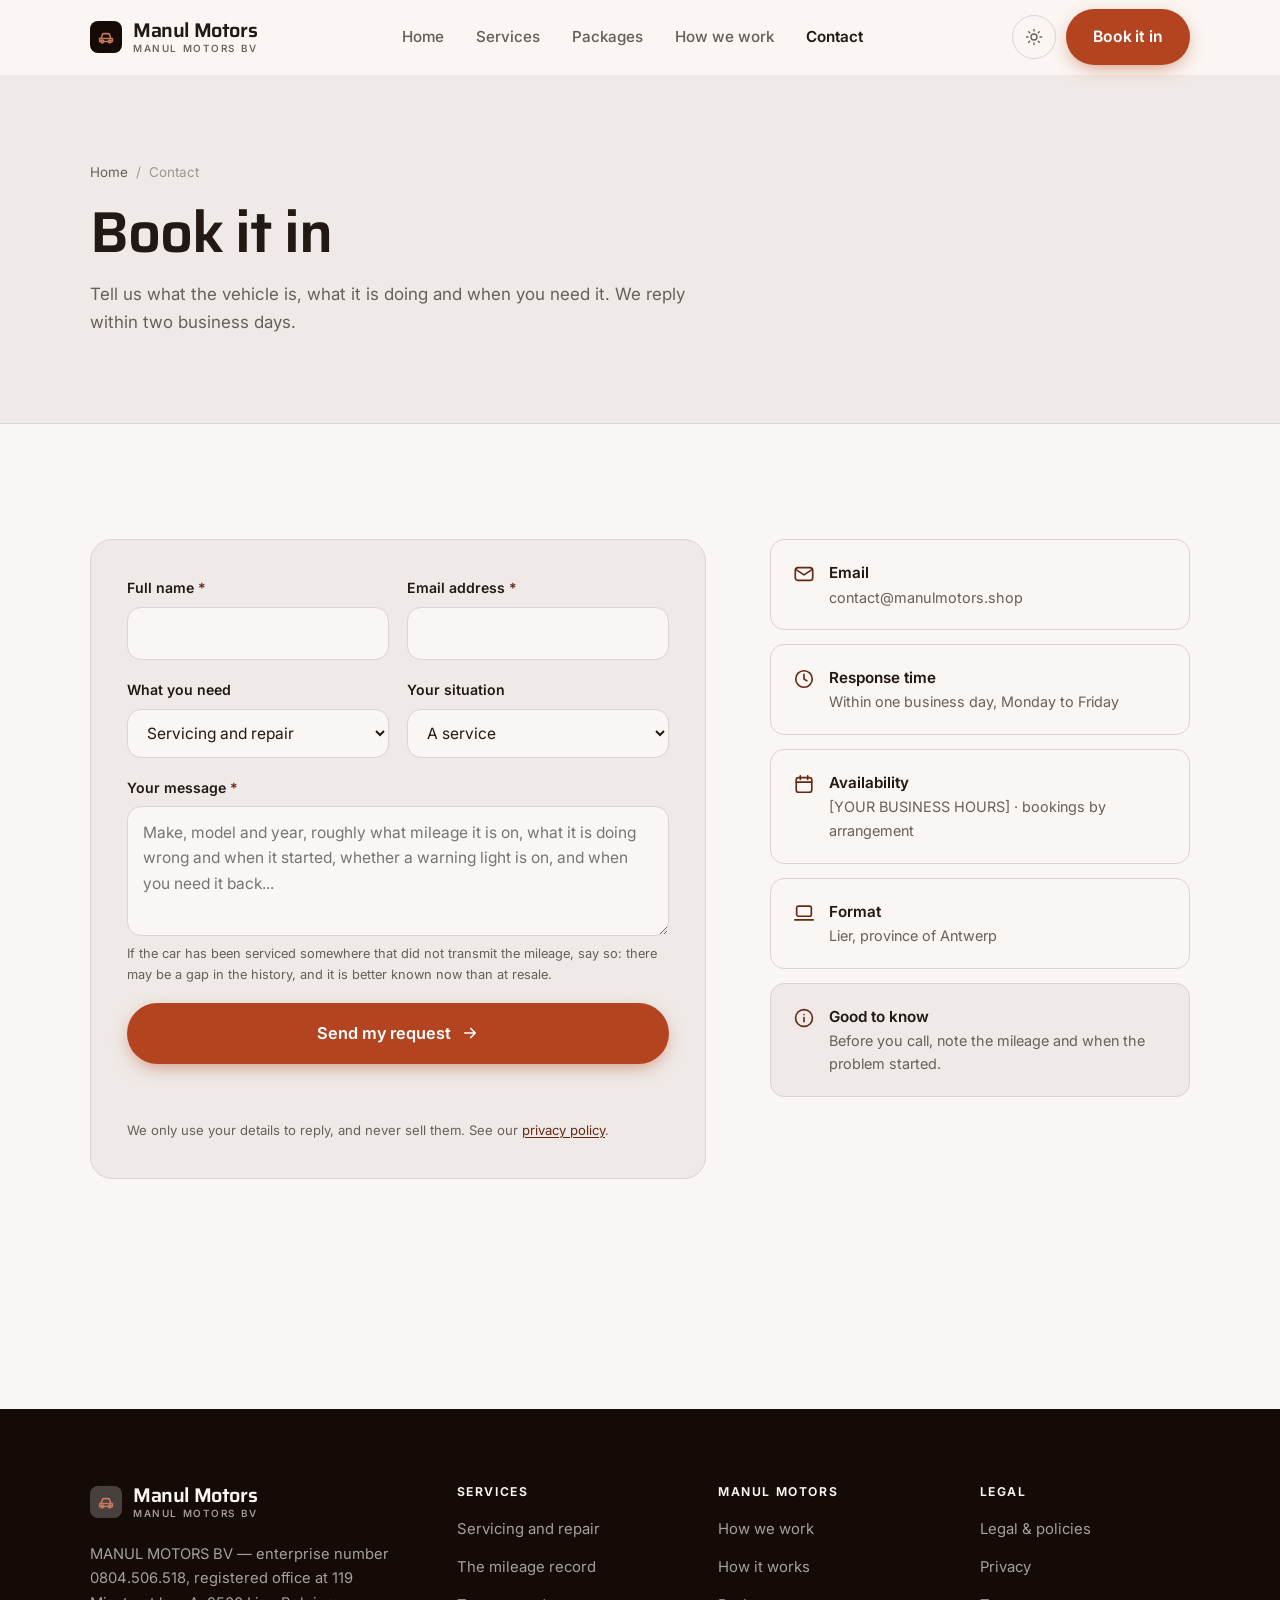
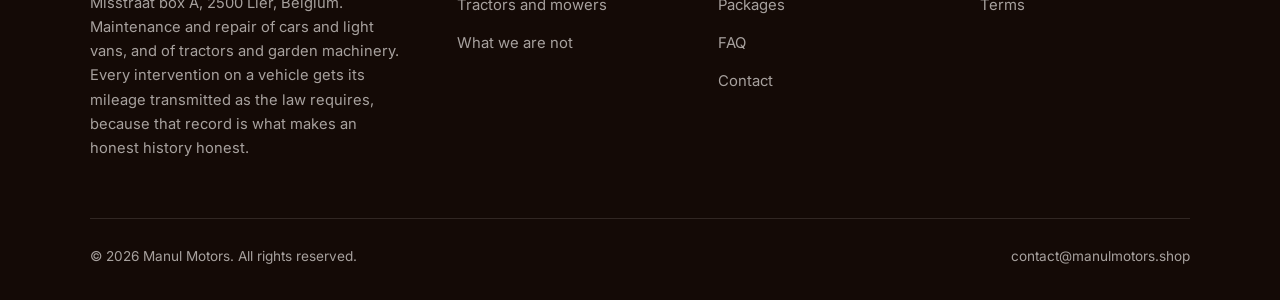
<file: contact.html>
<!DOCTYPE html>
<html lang="en" class="no-js">
<head>
<meta charset="utf-8">
<meta name="viewport" content="width=device-width, initial-scale=1">
<title>Contact — Manul Motors</title>
<meta name="description" content="Contact MANUL MOTORS BV in Lier about car, van, tractor or mower servicing and repair. We reply within two business days.">
<link rel="canonical" href="https://manulmotors.shop/contact.html">

<meta property="og:type" content="website">
<meta property="og:url" content="https://manulmotors.shop/contact.html">
<meta property="og:site_name" content="Manul Motors">
<meta property="og:locale" content="en_US">
<meta property="og:title" content="Contact — Manul Motors">
<meta property="og:description" content="Contact MANUL MOTORS BV in Lier about car, van, tractor or mower servicing and repair. We reply within two business days.">
<meta name="theme-color" content="#140a06">

<link rel="icon" href="assets/img/favicon.svg" type="image/svg+xml">
<link rel="preconnect" href="https://fonts.googleapis.com">
<link rel="preconnect" href="https://fonts.gstatic.com" crossorigin>
<link rel="stylesheet" href="https://fonts.googleapis.com/css2?family=Saira:wght@400;500;600;700&family=Inter:wght@400..700&display=swap">
<link rel="stylesheet" href="assets/css/style.css">

<!-- Thème appliqué avant le premier rendu (évite le flash) -->
<script>
document.documentElement.classList.remove('no-js');
(function(){try{var t=localStorage.getItem('site-theme');if(t){document.documentElement.setAttribute('data-theme',t);}}catch(e){}})();
</script>
</head>

<body>
<a class="skip-link" href="#main">Skip to main content</a>

<header class="site-header">
  <nav class="wrap nav" aria-label="Main navigation">
    <a class="brand" href="index.html">
      <svg class="brand__mark" viewBox="0 0 64 64" aria-hidden="true">
        <rect class="bm-bg" width="64" height="64" rx="16"/>
        <g class="bm-ic" transform="translate(14 14) scale(1.5)" fill="none" stroke-width="2.1" stroke-linecap="round" stroke-linejoin="round"><path d="M3.5 14h17v4h-2M3.5 14v4h2M5.5 14l1.8-5.2A2 2 0 0 1 9.2 7.5h5.6a2 2 0 0 1 1.9 1.3L18.5 14M8 18h8"/><circle cx="7" cy="18" r="1.8"/><circle cx="17" cy="18" r="1.8"/></g>
      </svg>
      <span>Manul Motors<span class="brand__sub">MANUL MOTORS BV</span></span>
    </a>

    <ul class="nav__links" id="nav-links">
      <li><a href="index.html">Home</a></li>
      <li><a href="programs.html">Services</a></li>
      <li><a href="index.html#pricing">Packages</a></li>
      <li><a href="about.html">How we work</a></li>
      <li><a href="contact.html" aria-current="page">Contact</a></li>
      <li><a class="btn btn--primary" href="contact.html">Book it in</a></li>
    </ul>

    <div class="nav__cta">
      <button class="theme-toggle" type="button" aria-label="Switch to dark theme">
        <svg class="icon-sun" viewBox="0 0 24 24" fill="none" stroke="currentColor" stroke-width="1.8" stroke-linecap="round" aria-hidden="true"><circle cx="12" cy="12" r="4"/><path d="M12 2v2m0 16v2M2 12h2m16 0h2M4.9 4.9l1.4 1.4m11.4 11.4 1.4 1.4M19.1 4.9l-1.4 1.4M6.3 17.7l-1.4 1.4"/></svg>
        <svg class="icon-moon" viewBox="0 0 24 24" fill="none" stroke="currentColor" stroke-width="1.8" stroke-linecap="round" stroke-linejoin="round" aria-hidden="true"><path d="M21 12.8A9 9 0 1 1 11.2 3a7 7 0 0 0 9.8 9.8z"/></svg>
      </button>
      <a class="btn btn--primary" href="contact.html">Book it in</a>
      <button class="nav__toggle" type="button" aria-expanded="false" aria-controls="nav-links" aria-label="Open menu">
        <svg class="icon-open" viewBox="0 0 24 24" fill="none" stroke="currentColor" stroke-width="2" stroke-linecap="round" aria-hidden="true"><path d="M3 6h18M3 12h18M3 18h18"/></svg>
        <svg class="icon-close" viewBox="0 0 24 24" fill="none" stroke="currentColor" stroke-width="2" stroke-linecap="round" aria-hidden="true"><path d="M6 6l12 12M18 6L6 18"/></svg>
      </button>
    </div>
  </nav>
</header>

<main id="main">

<section class="page-head">
  <div class="wrap">
    <nav class="breadcrumb" aria-label="Breadcrumb">
      <a href="index.html">Home</a><span>/</span><span aria-current="page">Contact</span>
    </nav>
    <h1>Book it in</h1>
    <p>Tell us what the vehicle is, what it is doing and when you need it. We reply within two business days.</p>
  </div>
</section>

<section class="section wrap">
  <div class="form-layout">

    <!--
      FORM: the action attribute holds a placeholder id. Create a free form at
      https://formspree.io and replace VOTRE_ID_FORMSPREE. Until then, the button
      opens the visitor's email app with a pre-filled message to contact@manulmotors.shop.
    -->
    <form class="form" id="contact-form" action="https://formspree.io/f/VOTRE_ID_FORMSPREE" method="POST"
          data-email="contact@manulmotors.shop" data-subject="Workshop enquiry"
          data-msg-mail="Your email app will open with the message ready to send." data-msg-sending="Sending…"
          data-msg-ok="Thanks! Your message is on its way. We reply within one business day." data-msg-err="Sending failed. Please email us directly at">
      <div class="form__row">
        <div class="field">
          <label for="nom">Full name <span class="req" aria-hidden="true">*</span></label>
          <input type="text" id="nom" name="nom" autocomplete="name" required>
        </div>
        <div class="field">
          <label for="email">Email address <span class="req" aria-hidden="true">*</span></label>
          <input type="email" id="email" name="email" autocomplete="email" required>
        </div>
      </div>

      <div class="form__row">
        <div class="field">
          <label for="programme">What you need</label>
          <select id="programme" name="programme">
            <option>Servicing and repair</option>
            <option>The mileage record</option>
            <option>Tractors and mowers</option>
            <option>What we are not</option>
            <option>Not sure yet</option>
          </select>
        </div>
        <div class="field">
          <label for="niveau">Your situation</label>
          <select id="niveau" name="niveau">
            <option>A service</option>
            <option>A repair</option>
            <option>Tractor or mower</option>
            <option>Something else</option>
          </select>
        </div>
      </div>

      <div class="field">
        <label for="message">Your message <span class="req" aria-hidden="true">*</span></label>
        <textarea id="message" name="message" required placeholder="Make, model and year, roughly what mileage it is on, what it is doing wrong and when it started, whether a warning light is on, and when you need it back..."></textarea>
        <span class="field__hint">If the car has been serviced somewhere that did not transmit the mileage, say so: there may be a gap in the history, and it is better known now than at resale.</span>
      </div>

      <!-- Bot trap: hidden from humans -->
      <div class="visually-hidden" aria-hidden="true">
        <label for="site-web">Leave this field empty</label>
        <input type="text" id="site-web" name="_gotcha" tabindex="-1" autocomplete="off">
      </div>

      <button class="btn btn--primary btn--lg" type="submit">Send my request <svg viewBox="0 0 24 24" fill="none" stroke="currentColor" stroke-width="2.2" stroke-linecap="round" stroke-linejoin="round" aria-hidden="true"><path d="M5 12h14M13 6l6 6-6 6"/></svg></button>

      <p id="form-status" class="form__status" role="status" aria-live="polite"></p>

      <p class="form__note">
        We only use your details to reply, and never sell them. See our <a href="legal.html#privacy">privacy policy</a>.
      </p>
    </form>

    <aside class="contact-aside">
      <div class="contact-card">
        <svg viewBox="0 0 24 24" fill="none" stroke="currentColor" stroke-width="1.8" stroke-linecap="round" stroke-linejoin="round" aria-hidden="true"><rect x="2.5" y="5" width="19" height="14" rx="3"/><path d="M3 7l9 6 9-6"/></svg>
        <div><b>Email</b><a href="mailto:contact@manulmotors.shop">contact@manulmotors.shop</a></div>
      </div>
      <div class="contact-card">
        <svg viewBox="0 0 24 24" fill="none" stroke="currentColor" stroke-width="1.8" stroke-linecap="round" stroke-linejoin="round" aria-hidden="true"><circle cx="12" cy="12" r="9"/><path d="M12 7v5l3.2 2"/></svg>
        <div><b>Response time</b><span>Within one business day, Monday to Friday</span></div>
      </div>
      <div class="contact-card">
        <svg viewBox="0 0 24 24" fill="none" stroke="currentColor" stroke-width="1.8" stroke-linecap="round" stroke-linejoin="round" aria-hidden="true"><rect x="3.5" y="5" width="17" height="16" rx="2.5"/><path d="M8 3v4M16 3v4M3.5 10h17"/></svg>
        <div><b>Availability</b><span>[YOUR BUSINESS HOURS] · bookings by arrangement</span></div>
      </div>
      <div class="contact-card">
        <svg viewBox="0 0 24 24" fill="none" stroke="currentColor" stroke-width="1.8" stroke-linecap="round" stroke-linejoin="round" aria-hidden="true"><rect x="4" y="4.5" width="16" height="11" rx="2"/><path d="M2 19.5h20"/></svg>
        <div><b>Format</b><span>Lier, province of Antwerp</span></div>
      </div>
      <div class="contact-card contact-card--soft">
        <svg viewBox="0 0 24 24" fill="none" stroke="currentColor" stroke-width="1.8" stroke-linecap="round" stroke-linejoin="round" aria-hidden="true"><circle cx="12" cy="12" r="9.2"/><path d="M12 16v-4.5M12 8.2v.1"/></svg>
        <div><b>Good to know</b><span>Before you call, note the mileage and when the problem started.</span></div>
      </div>
    </aside>

  </div>
</section>

</main>

<footer class="site-footer">
  <div class="wrap">
    <div class="footer__grid">
      <div class="footer__brand">
        <a class="brand" href="index.html">
          <svg class="brand__mark" viewBox="0 0 64 64" aria-hidden="true">
        <rect class="bm-bg" width="64" height="64" rx="16"/>
        <g class="bm-ic" transform="translate(14 14) scale(1.5)" fill="none" stroke-width="2.1" stroke-linecap="round" stroke-linejoin="round"><path d="M3.5 14h17v4h-2M3.5 14v4h2M5.5 14l1.8-5.2A2 2 0 0 1 9.2 7.5h5.6a2 2 0 0 1 1.9 1.3L18.5 14M8 18h8"/><circle cx="7" cy="18" r="1.8"/><circle cx="17" cy="18" r="1.8"/></g>
      </svg>
          <span>Manul Motors<span class="brand__sub">MANUL MOTORS BV</span></span>
        </a>
        <p>MANUL MOTORS BV — enterprise number 0804.506.518, registered office at 119 Misstraat box A, 2500 Lier, Belgium. Maintenance and repair of cars and light vans, and of tractors and garden machinery. Every intervention on a vehicle gets its mileage transmitted as the law requires, because that record is what makes an honest history honest.</p>
      </div>

      <div class="footer__col">
        <h4>Services</h4>
        <ul>
          <li><a href="programs.html#servicing">Servicing and repair</a></li>
          <li><a href="programs.html#carpass">The mileage record</a></li>
          <li><a href="programs.html#agricultural">Tractors and mowers</a></li>
          <li><a href="programs.html#limits">What we are not</a></li>
        </ul>
      </div>

      <div class="footer__col">
        <h4>Manul Motors</h4>
        <ul>
          <li><a href="about.html">How we work</a></li>
          <li><a href="index.html#how-it-works">How it works</a></li>
          <li><a href="index.html#pricing">Packages</a></li>
          <li><a href="index.html#faq">FAQ</a></li>
          <li><a href="contact.html">Contact</a></li>
        </ul>
      </div>

      <div class="footer__col">
        <h4>Legal</h4>
        <ul>
          <li><a href="legal.html">Legal &amp; policies</a></li>
          <li><a href="legal.html#privacy">Privacy</a></li>
          <li><a href="legal.html#terms">Terms</a></li>
        </ul>
      </div>
    </div>

    <div class="footer__bottom">
      <p>© <span data-year>2026</span> Manul Motors. All rights reserved.</p>
      <p><a href="mailto:contact@manulmotors.shop">contact@manulmotors.shop</a></p>
    </div>
  </div>
</footer>

<script src="assets/js/main.js" defer></script>
</body>
</html>
</file>
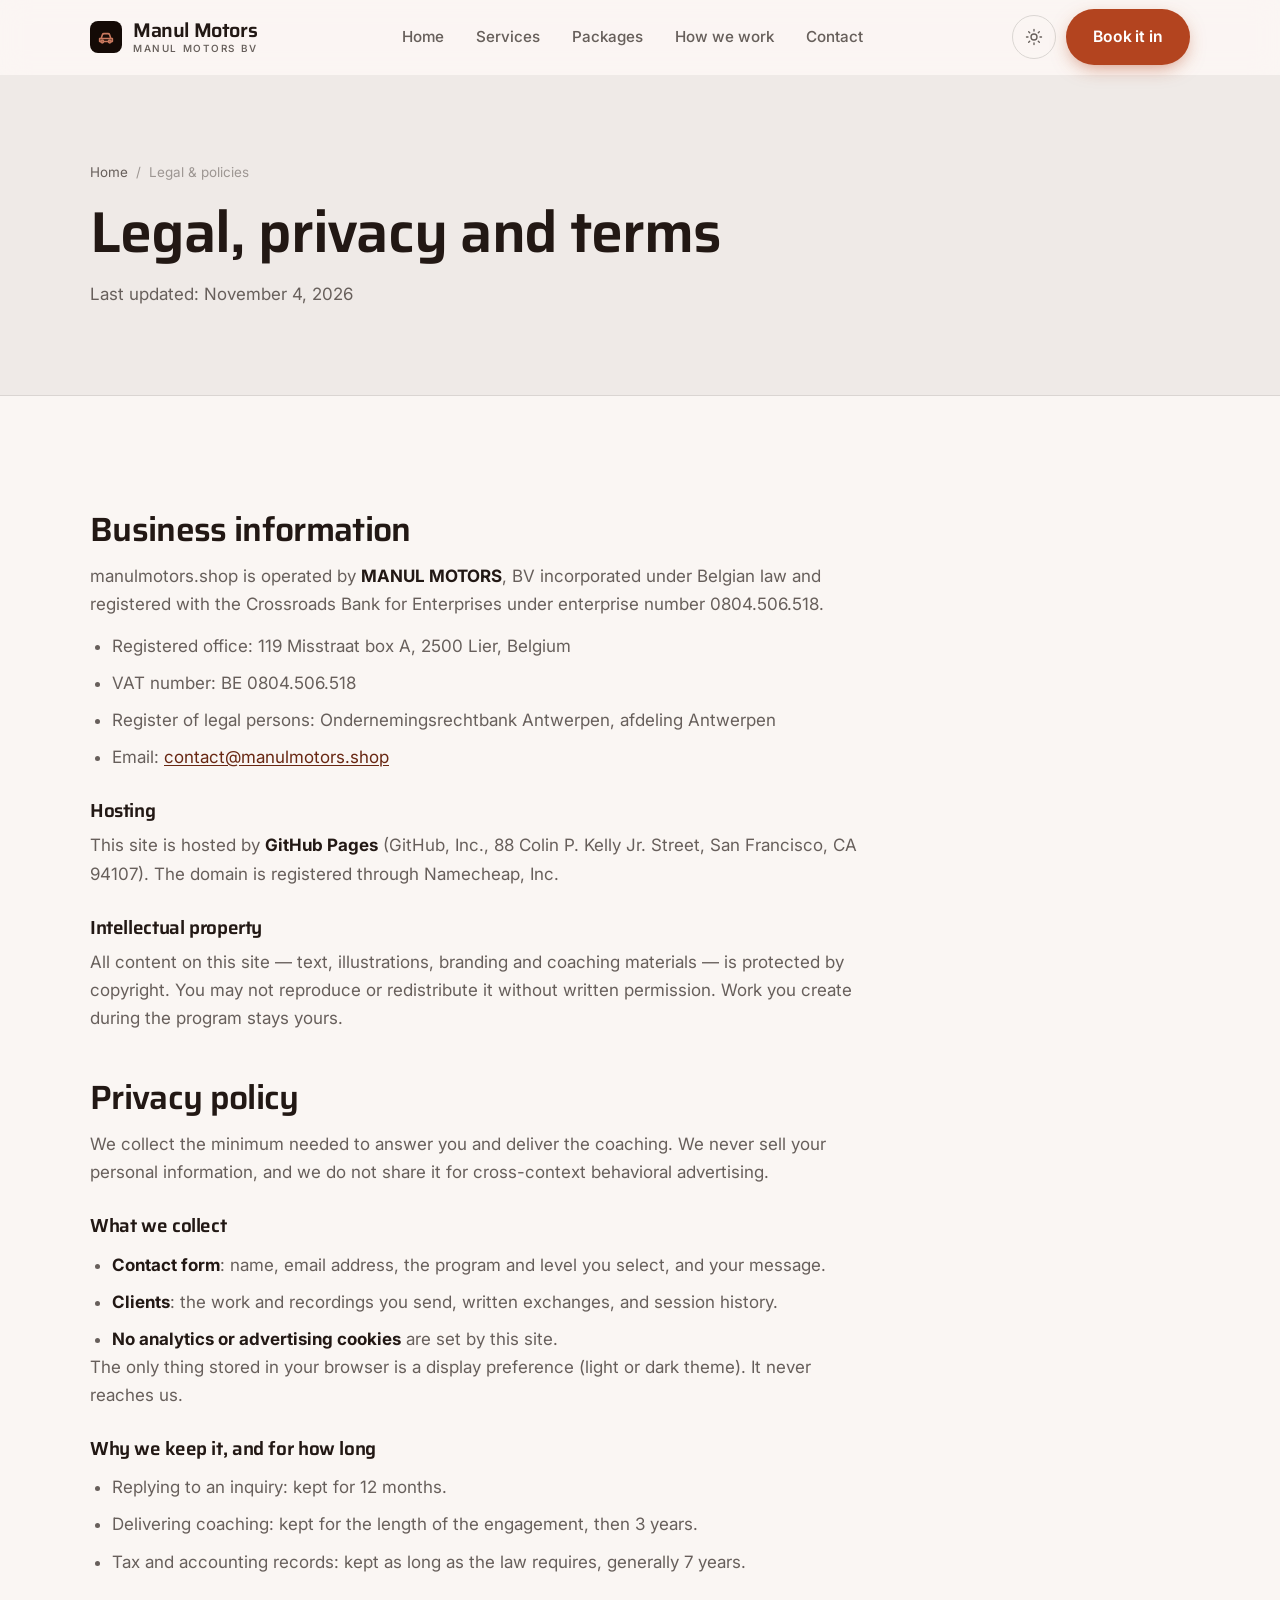
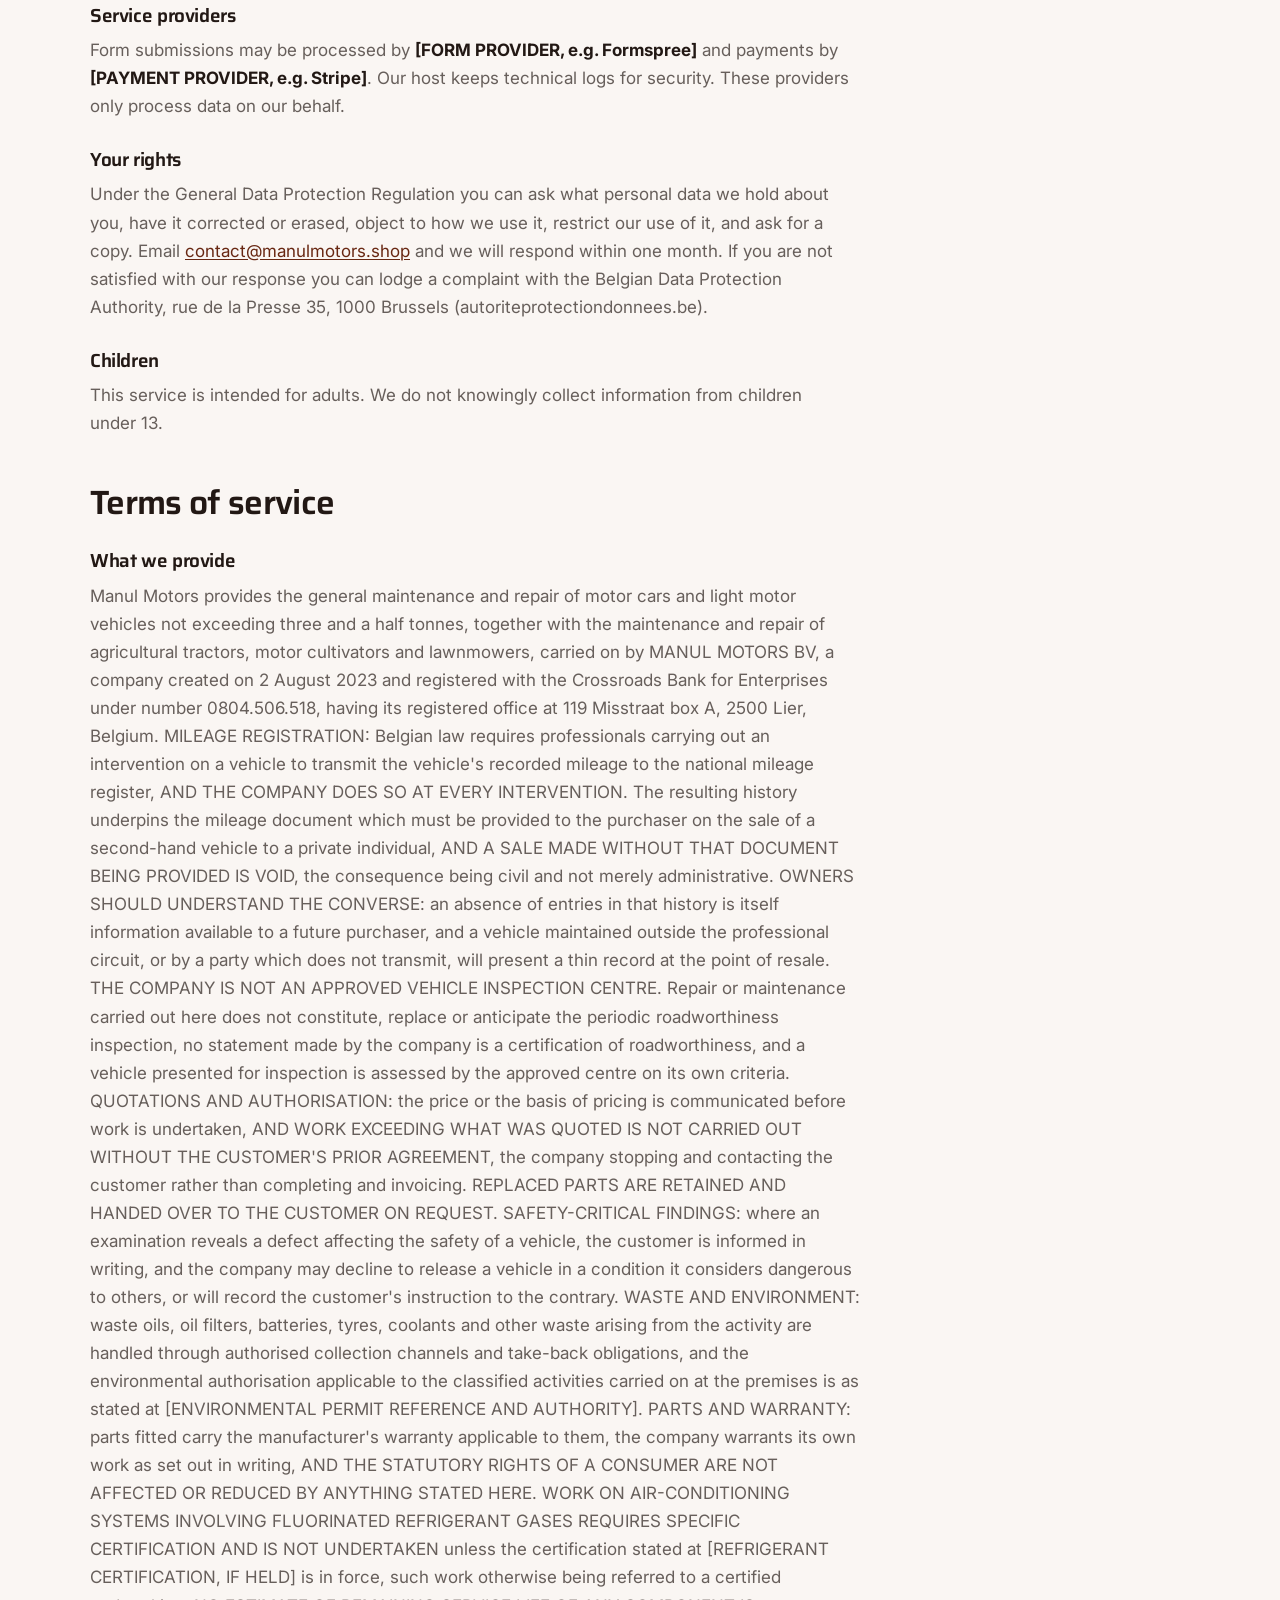
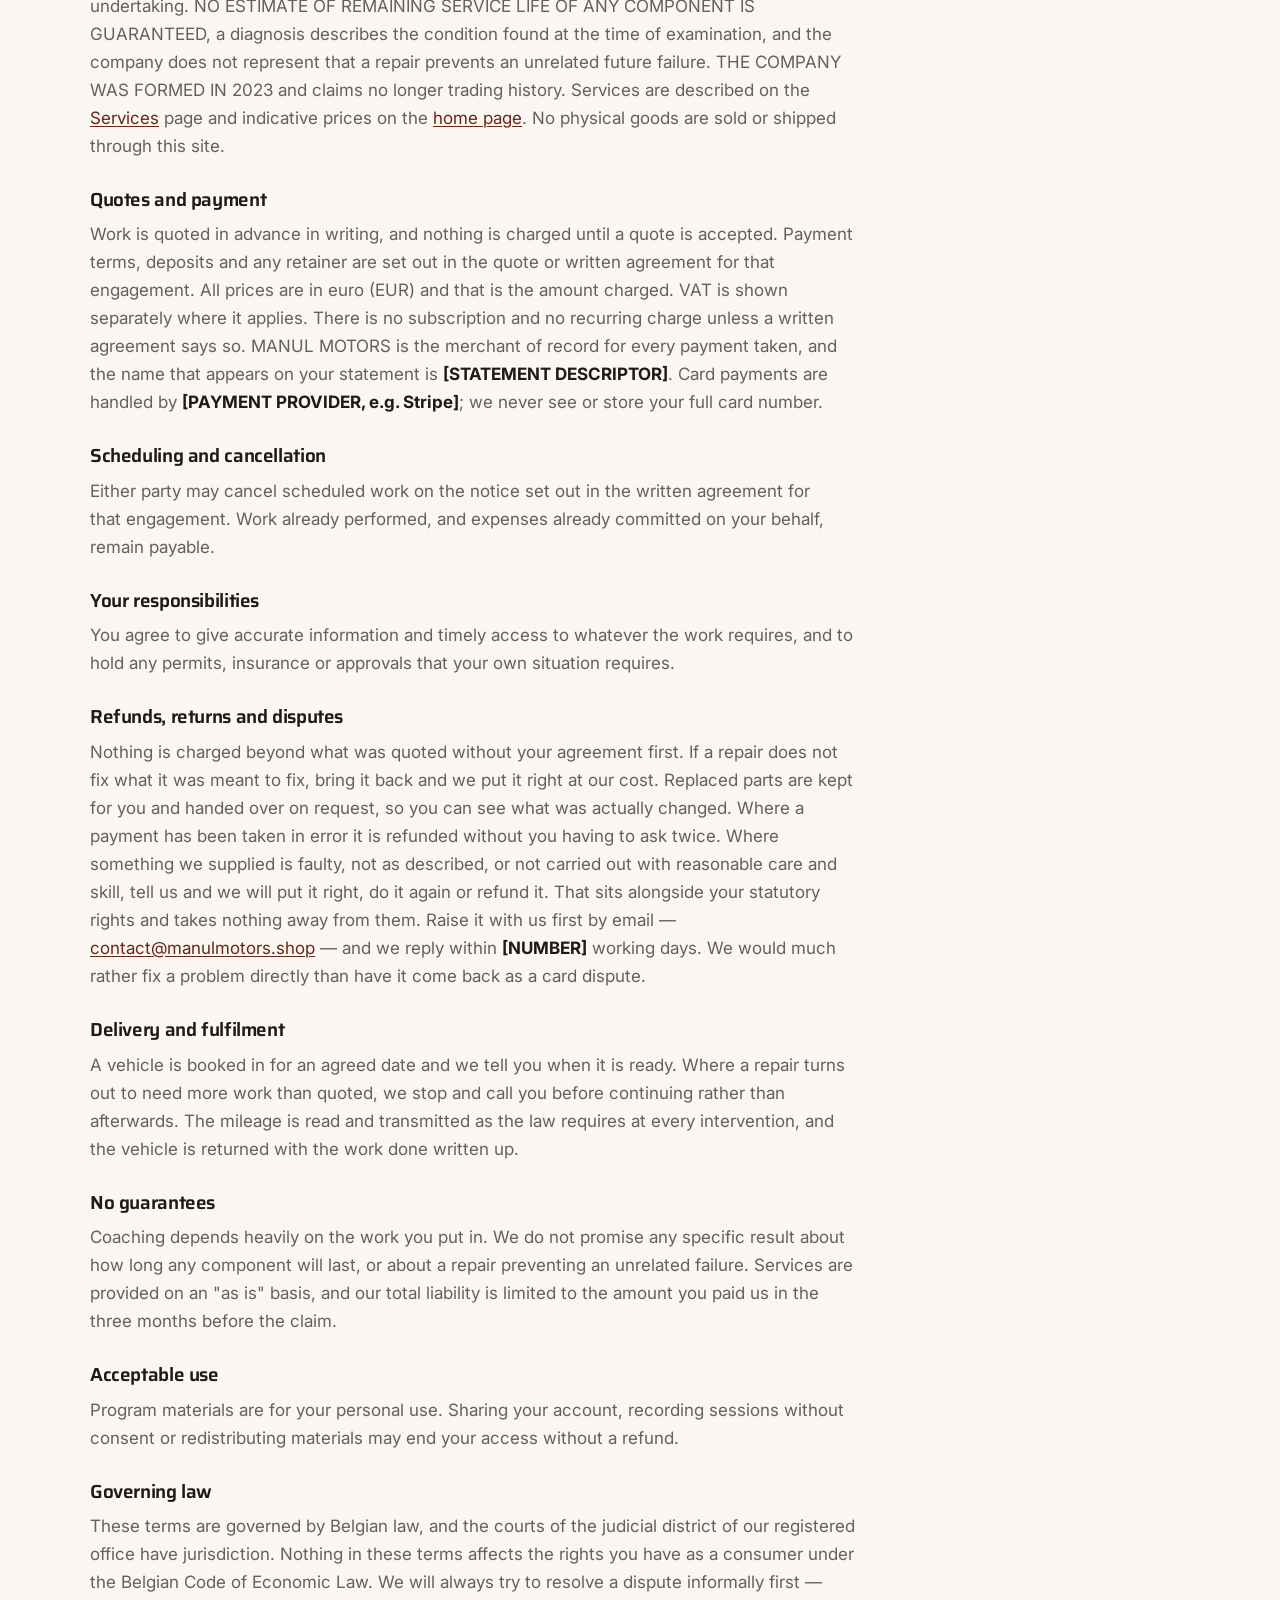
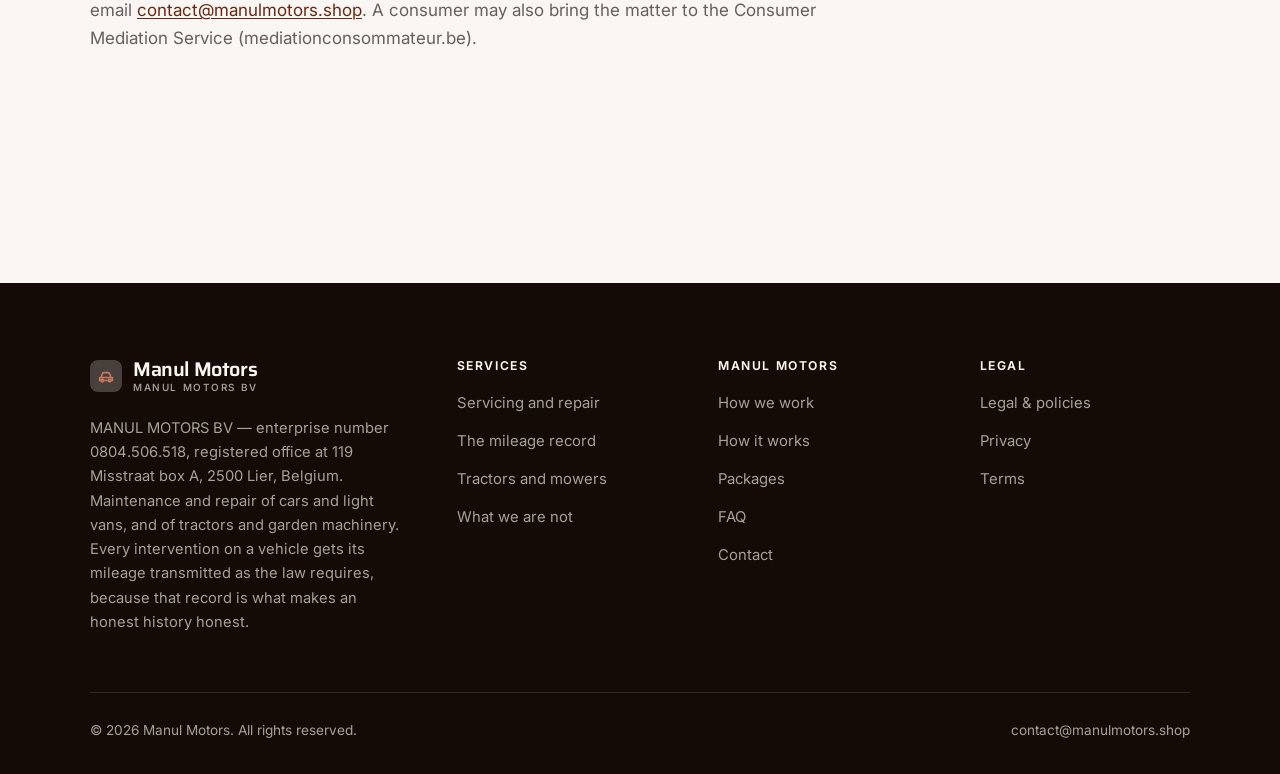
<file: legal.html>
<!DOCTYPE html>
<html lang="en" class="no-js">
<head>
<meta charset="utf-8">
<meta name="viewport" content="width=device-width, initial-scale=1">
<title>Legal, privacy and terms — Manul Motors</title>
<meta name="description" content="Business information, privacy policy and terms of service for Manul Motors.">
<meta name="robots" content="noindex">

<meta property="og:type" content="website">
<meta property="og:url" content="https://manulmotors.shop/legal.html">
<meta property="og:site_name" content="Manul Motors">
<meta property="og:locale" content="en_US">
<meta property="og:title" content="Legal, privacy and terms — Manul Motors">
<meta property="og:description" content="Business information, privacy policy and terms of service for Manul Motors.">
<meta name="theme-color" content="#140a06">

<link rel="icon" href="assets/img/favicon.svg" type="image/svg+xml">
<link rel="preconnect" href="https://fonts.googleapis.com">
<link rel="preconnect" href="https://fonts.gstatic.com" crossorigin>
<link rel="stylesheet" href="https://fonts.googleapis.com/css2?family=Saira:wght@400;500;600;700&family=Inter:wght@400..700&display=swap">
<link rel="stylesheet" href="assets/css/style.css">

<!-- Thème appliqué avant le premier rendu (évite le flash) -->
<script>
document.documentElement.classList.remove('no-js');
(function(){try{var t=localStorage.getItem('site-theme');if(t){document.documentElement.setAttribute('data-theme',t);}}catch(e){}})();
</script>
</head>

<body>
<a class="skip-link" href="#main">Skip to main content</a>

<header class="site-header">
  <nav class="wrap nav" aria-label="Main navigation">
    <a class="brand" href="index.html">
      <svg class="brand__mark" viewBox="0 0 64 64" aria-hidden="true">
        <rect class="bm-bg" width="64" height="64" rx="16"/>
        <g class="bm-ic" transform="translate(14 14) scale(1.5)" fill="none" stroke-width="2.1" stroke-linecap="round" stroke-linejoin="round"><path d="M3.5 14h17v4h-2M3.5 14v4h2M5.5 14l1.8-5.2A2 2 0 0 1 9.2 7.5h5.6a2 2 0 0 1 1.9 1.3L18.5 14M8 18h8"/><circle cx="7" cy="18" r="1.8"/><circle cx="17" cy="18" r="1.8"/></g>
      </svg>
      <span>Manul Motors<span class="brand__sub">MANUL MOTORS BV</span></span>
    </a>

    <ul class="nav__links" id="nav-links">
      <li><a href="index.html">Home</a></li>
      <li><a href="programs.html">Services</a></li>
      <li><a href="index.html#pricing">Packages</a></li>
      <li><a href="about.html">How we work</a></li>
      <li><a href="contact.html">Contact</a></li>
      <li><a class="btn btn--primary" href="contact.html">Book it in</a></li>
    </ul>

    <div class="nav__cta">
      <button class="theme-toggle" type="button" aria-label="Switch to dark theme">
        <svg class="icon-sun" viewBox="0 0 24 24" fill="none" stroke="currentColor" stroke-width="1.8" stroke-linecap="round" aria-hidden="true"><circle cx="12" cy="12" r="4"/><path d="M12 2v2m0 16v2M2 12h2m16 0h2M4.9 4.9l1.4 1.4m11.4 11.4 1.4 1.4M19.1 4.9l-1.4 1.4M6.3 17.7l-1.4 1.4"/></svg>
        <svg class="icon-moon" viewBox="0 0 24 24" fill="none" stroke="currentColor" stroke-width="1.8" stroke-linecap="round" stroke-linejoin="round" aria-hidden="true"><path d="M21 12.8A9 9 0 1 1 11.2 3a7 7 0 0 0 9.8 9.8z"/></svg>
      </button>
      <a class="btn btn--primary" href="contact.html">Book it in</a>
      <button class="nav__toggle" type="button" aria-expanded="false" aria-controls="nav-links" aria-label="Open menu">
        <svg class="icon-open" viewBox="0 0 24 24" fill="none" stroke="currentColor" stroke-width="2" stroke-linecap="round" aria-hidden="true"><path d="M3 6h18M3 12h18M3 18h18"/></svg>
        <svg class="icon-close" viewBox="0 0 24 24" fill="none" stroke="currentColor" stroke-width="2" stroke-linecap="round" aria-hidden="true"><path d="M6 6l12 12M18 6L6 18"/></svg>
      </button>
    </div>
  </nav>
</header>

<main id="main">

<section class="page-head">
  <div class="wrap">
    <nav class="breadcrumb" aria-label="Breadcrumb">
      <a href="index.html">Home</a><span>/</span><span aria-current="page">Legal &amp; policies</span>
    </nav>
    <h1>Legal, privacy and terms</h1>
    <p>Last updated: <time datetime="2026-11-04">November 4, 2026</time></p>
  </div>
</section>

<section class="section wrap">
  <div class="prose">

    <!--
      TO DO: this is a skeleton, not legal advice. Replace every [BRACKET] with
      your real details before selling, and have a lawyer review it if you can.
      Consumer protection rules differ by state.
    -->

    <h2 id="business">Business information</h2>
    <p>
      manulmotors.shop is operated by <strong>MANUL MOTORS</strong>,
      BV incorporated under Belgian law and registered with the
      Crossroads Bank for Enterprises under enterprise number 0804.506.518.
    </p>
    <ul>
      <li>Registered office: 119 Misstraat box A, 2500 Lier, Belgium</li>
      <li>VAT number: BE 0804.506.518</li>
      <li>Register of legal persons: Ondernemingsrechtbank Antwerpen, afdeling Antwerpen</li>
      <li>Email: <a href="mailto:contact@manulmotors.shop">contact@manulmotors.shop</a></li>
    </ul>

    <h3>Hosting</h3>
    <p>
      This site is hosted by <strong>GitHub Pages</strong> (GitHub, Inc., 88 Colin P. Kelly Jr. Street,
      San Francisco, CA 94107). The domain is registered through Namecheap, Inc.
    </p>

    <h3>Intellectual property</h3>
    <p>
      All content on this site — text, illustrations, branding and coaching materials — is protected by
      copyright. You may not reproduce or redistribute it without written permission. Work you create during
      the program stays yours.
    </p>

    <h2 id="privacy">Privacy policy</h2>
    <p>
      We collect the minimum needed to answer you and deliver the coaching. We never sell your personal
      information, and we do not share it for cross-context behavioral advertising.
    </p>
    <h3>What we collect</h3>
    <ul>
      <li><strong>Contact form</strong>: name, email address, the program and level you select, and your message.</li>
      <li><strong>Clients</strong>: the work and recordings you send, written exchanges, and session history.</li>
      <li><strong>No analytics or advertising cookies</strong> are set by this site.</li>
    </ul>
    <p>
      The only thing stored in your browser is a display preference (light or dark theme). It never reaches us.
    </p>
    <h3>Why we keep it, and for how long</h3>
    <ul>
      <li>Replying to an inquiry: kept for 12 months.</li>
      <li>Delivering coaching: kept for the length of the engagement, then 3 years.</li>
      <li>Tax and accounting records: kept as long as the law requires, generally 7 years.</li>
    </ul>
    <h3>Service providers</h3>
    <p>
      Form submissions may be processed by <strong>[FORM PROVIDER, e.g. Formspree]</strong> and payments by
      <strong>[PAYMENT PROVIDER, e.g. Stripe]</strong>. Our host keeps technical logs for security. These
      providers only process data on our behalf.
    </p>
    <h3>Your rights</h3>
    <p>
      Under the General Data Protection Regulation you can ask what personal data we hold about you,
      have it corrected or erased, object to how we use it, restrict our use of it, and ask for a copy.
      Email <a href="mailto:contact@manulmotors.shop">contact@manulmotors.shop</a> and we will respond within one month. If you are not
      satisfied with our response you can lodge a complaint with the Belgian Data Protection Authority,
      rue de la Presse 35, 1000 Brussels (autoriteprotectiondonnees.be).
    </p>
    <h3>Children</h3>
    <p>
      This service is intended for adults. We do not knowingly collect information from children under 13.
    </p>

    <h2 id="terms">Terms of service</h2>
    <h3>What we provide</h3>
    <p>
      Manul Motors provides the general maintenance and repair of motor cars and light motor vehicles not exceeding three and a half tonnes, together with the maintenance and repair of agricultural tractors, motor cultivators and lawnmowers, carried on by MANUL MOTORS BV, a company created on 2 August 2023 and registered with the Crossroads Bank for Enterprises under number 0804.506.518, having its registered office at 119 Misstraat box A, 2500 Lier, Belgium. MILEAGE REGISTRATION: Belgian law requires professionals carrying out an intervention on a vehicle to transmit the vehicle's recorded mileage to the national mileage register, AND THE COMPANY DOES SO AT EVERY INTERVENTION. The resulting history underpins the mileage document which must be provided to the purchaser on the sale of a second-hand vehicle to a private individual, AND A SALE MADE WITHOUT THAT DOCUMENT BEING PROVIDED IS VOID, the consequence being civil and not merely administrative. OWNERS SHOULD UNDERSTAND THE CONVERSE: an absence of entries in that history is itself information available to a future purchaser, and a vehicle maintained outside the professional circuit, or by a party which does not transmit, will present a thin record at the point of resale. THE COMPANY IS NOT AN APPROVED VEHICLE INSPECTION CENTRE. Repair or maintenance carried out here does not constitute, replace or anticipate the periodic roadworthiness inspection, no statement made by the company is a certification of roadworthiness, and a vehicle presented for inspection is assessed by the approved centre on its own criteria. QUOTATIONS AND AUTHORISATION: the price or the basis of pricing is communicated before work is undertaken, AND WORK EXCEEDING WHAT WAS QUOTED IS NOT CARRIED OUT WITHOUT THE CUSTOMER'S PRIOR AGREEMENT, the company stopping and contacting the customer rather than completing and invoicing. REPLACED PARTS ARE RETAINED AND HANDED OVER TO THE CUSTOMER ON REQUEST. SAFETY-CRITICAL FINDINGS: where an examination reveals a defect affecting the safety of a vehicle, the customer is informed in writing, and the company may decline to release a vehicle in a condition it considers dangerous to others, or will record the customer's instruction to the contrary. WASTE AND ENVIRONMENT: waste oils, oil filters, batteries, tyres, coolants and other waste arising from the activity are handled through authorised collection channels and take-back obligations, and the environmental authorisation applicable to the classified activities carried on at the premises is as stated at [ENVIRONMENTAL PERMIT REFERENCE AND AUTHORITY]. PARTS AND WARRANTY: parts fitted carry the manufacturer's warranty applicable to them, the company warrants its own work as set out in writing, AND THE STATUTORY RIGHTS OF A CONSUMER ARE NOT AFFECTED OR REDUCED BY ANYTHING STATED HERE. WORK ON AIR-CONDITIONING SYSTEMS INVOLVING FLUORINATED REFRIGERANT GASES REQUIRES SPECIFIC CERTIFICATION AND IS NOT UNDERTAKEN unless the certification stated at [REFRIGERANT CERTIFICATION, IF HELD] is in force, such work otherwise being referred to a certified undertaking. NO ESTIMATE OF REMAINING SERVICE LIFE OF ANY COMPONENT IS GUARANTEED, a diagnosis describes the condition found at the time of examination, and the company does not represent that a repair prevents an unrelated future failure. THE COMPANY WAS FORMED IN 2023 and claims no longer trading history. Services are described on the
      <a href="programs.html">Services</a> page and indicative prices on the
      <a href="index.html#pricing">home page</a>.
      No physical goods are sold or shipped through this site.
    </p>
    <h3>Quotes and payment</h3>
    <p>
      Work is quoted in advance in writing, and nothing is charged until a quote is accepted. Payment terms,
      deposits and any retainer are set out in the quote or written agreement for that engagement.
      All prices are in euro (EUR) and that is the amount charged. VAT is shown separately where it applies.
      There is no subscription and no recurring charge unless a written agreement says so.
      MANUL MOTORS is the merchant of record for every payment taken, and the name that
      appears on your statement is <strong>[STATEMENT DESCRIPTOR]</strong>. Card payments are handled by
      <strong>[PAYMENT PROVIDER, e.g. Stripe]</strong>; we never see or store your full card number.
    </p>
    <h3>Scheduling and cancellation</h3>
    <p>
      Either party may cancel scheduled work on the notice set out in the written agreement for that engagement.
      Work already performed, and expenses already committed on your behalf, remain payable.
    </p>
    <h3>Your responsibilities</h3>
    <p>
      You agree to give accurate information and timely access to whatever the work requires, and to hold any
      permits, insurance or approvals that your own situation requires.
    </p>
    <h3>Refunds, returns and disputes</h3>
    <p>
      Nothing is charged beyond what was quoted without your agreement first. If a repair does not fix what it was meant to fix, bring it back and we put it right at our cost. Replaced parts are kept for you and handed over on request, so you can see what was actually changed. Where a payment has been taken in error it is refunded without you having to ask twice.
      Where something we supplied is faulty, not as described, or not carried out with reasonable care and skill,
      tell us and we will put it right, do it again or refund it. That sits alongside your statutory rights and
      takes nothing away from them. Raise it with us first by email —
      <a href="mailto:contact@manulmotors.shop">contact@manulmotors.shop</a> — and we reply within <strong>[NUMBER]</strong> working days.
      We would much rather fix a problem directly than have it come back as a card dispute.
    </p>
    <h3>Delivery and fulfilment</h3>
    <p>
      A vehicle is booked in for an agreed date and we tell you when it is ready. Where a repair turns out to need more work than quoted, we stop and call you before continuing rather than afterwards. The mileage is read and transmitted as the law requires at every intervention, and the vehicle is returned with the work done written up.
    </p>

    <h3>No guarantees</h3>
    <p>
      Coaching depends heavily on the work you put in. We do not promise any specific result
      about how long any component will last, or about a repair preventing an unrelated failure. Services are provided on an "as is" basis, and our total
      liability is limited to the amount you paid us in the three months before the claim.
    </p>
    <h3>Acceptable use</h3>
    <p>
      Program materials are for your personal use. Sharing your account, recording sessions without consent
      or redistributing materials may end your access without a refund.
    </p>
    <h3>Governing law</h3>
    <p>
      These terms are governed by Belgian law, and the courts of the judicial district of our
      registered office have jurisdiction. Nothing in these terms affects the rights you have as a
      consumer under the Belgian Code of Economic Law. We will always try to resolve a dispute
      informally first — email <a href="mailto:contact@manulmotors.shop">contact@manulmotors.shop</a>. A consumer may also bring the
      matter to the Consumer Mediation Service (mediationconsommateur.be).
    </p>

  </div>
</section>

</main>

<footer class="site-footer">
  <div class="wrap">
    <div class="footer__grid">
      <div class="footer__brand">
        <a class="brand" href="index.html">
          <svg class="brand__mark" viewBox="0 0 64 64" aria-hidden="true">
        <rect class="bm-bg" width="64" height="64" rx="16"/>
        <g class="bm-ic" transform="translate(14 14) scale(1.5)" fill="none" stroke-width="2.1" stroke-linecap="round" stroke-linejoin="round"><path d="M3.5 14h17v4h-2M3.5 14v4h2M5.5 14l1.8-5.2A2 2 0 0 1 9.2 7.5h5.6a2 2 0 0 1 1.9 1.3L18.5 14M8 18h8"/><circle cx="7" cy="18" r="1.8"/><circle cx="17" cy="18" r="1.8"/></g>
      </svg>
          <span>Manul Motors<span class="brand__sub">MANUL MOTORS BV</span></span>
        </a>
        <p>MANUL MOTORS BV — enterprise number 0804.506.518, registered office at 119 Misstraat box A, 2500 Lier, Belgium. Maintenance and repair of cars and light vans, and of tractors and garden machinery. Every intervention on a vehicle gets its mileage transmitted as the law requires, because that record is what makes an honest history honest.</p>
      </div>

      <div class="footer__col">
        <h4>Services</h4>
        <ul>
          <li><a href="programs.html#servicing">Servicing and repair</a></li>
          <li><a href="programs.html#carpass">The mileage record</a></li>
          <li><a href="programs.html#agricultural">Tractors and mowers</a></li>
          <li><a href="programs.html#limits">What we are not</a></li>
        </ul>
      </div>

      <div class="footer__col">
        <h4>Manul Motors</h4>
        <ul>
          <li><a href="about.html">How we work</a></li>
          <li><a href="index.html#how-it-works">How it works</a></li>
          <li><a href="index.html#pricing">Packages</a></li>
          <li><a href="index.html#faq">FAQ</a></li>
          <li><a href="contact.html">Contact</a></li>
        </ul>
      </div>

      <div class="footer__col">
        <h4>Legal</h4>
        <ul>
          <li><a href="legal.html">Legal &amp; policies</a></li>
          <li><a href="legal.html#privacy">Privacy</a></li>
          <li><a href="legal.html#terms">Terms</a></li>
        </ul>
      </div>
    </div>

    <div class="footer__bottom">
      <p>© <span data-year>2026</span> Manul Motors. All rights reserved.</p>
      <p><a href="mailto:contact@manulmotors.shop">contact@manulmotors.shop</a></p>
    </div>
  </div>
</footer>

<script src="assets/js/main.js" defer></script>
</body>
</html>
</file>
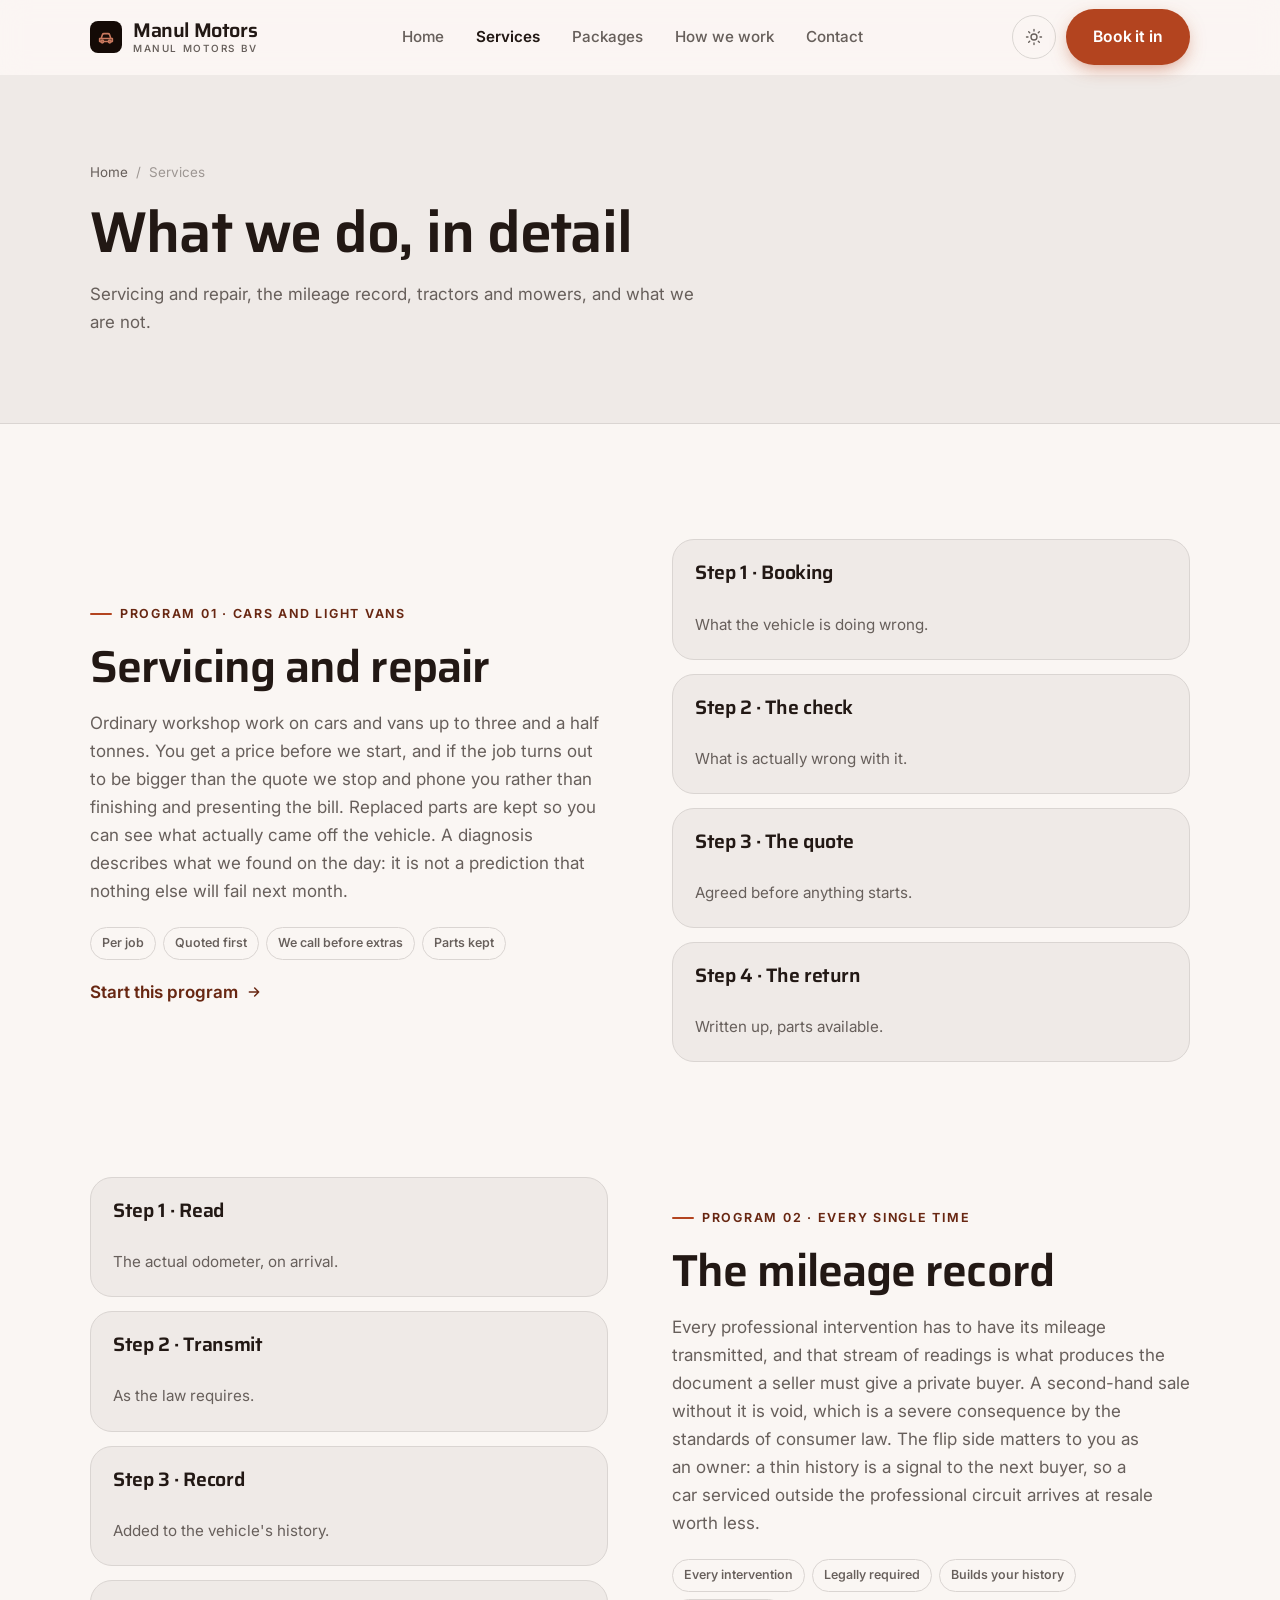
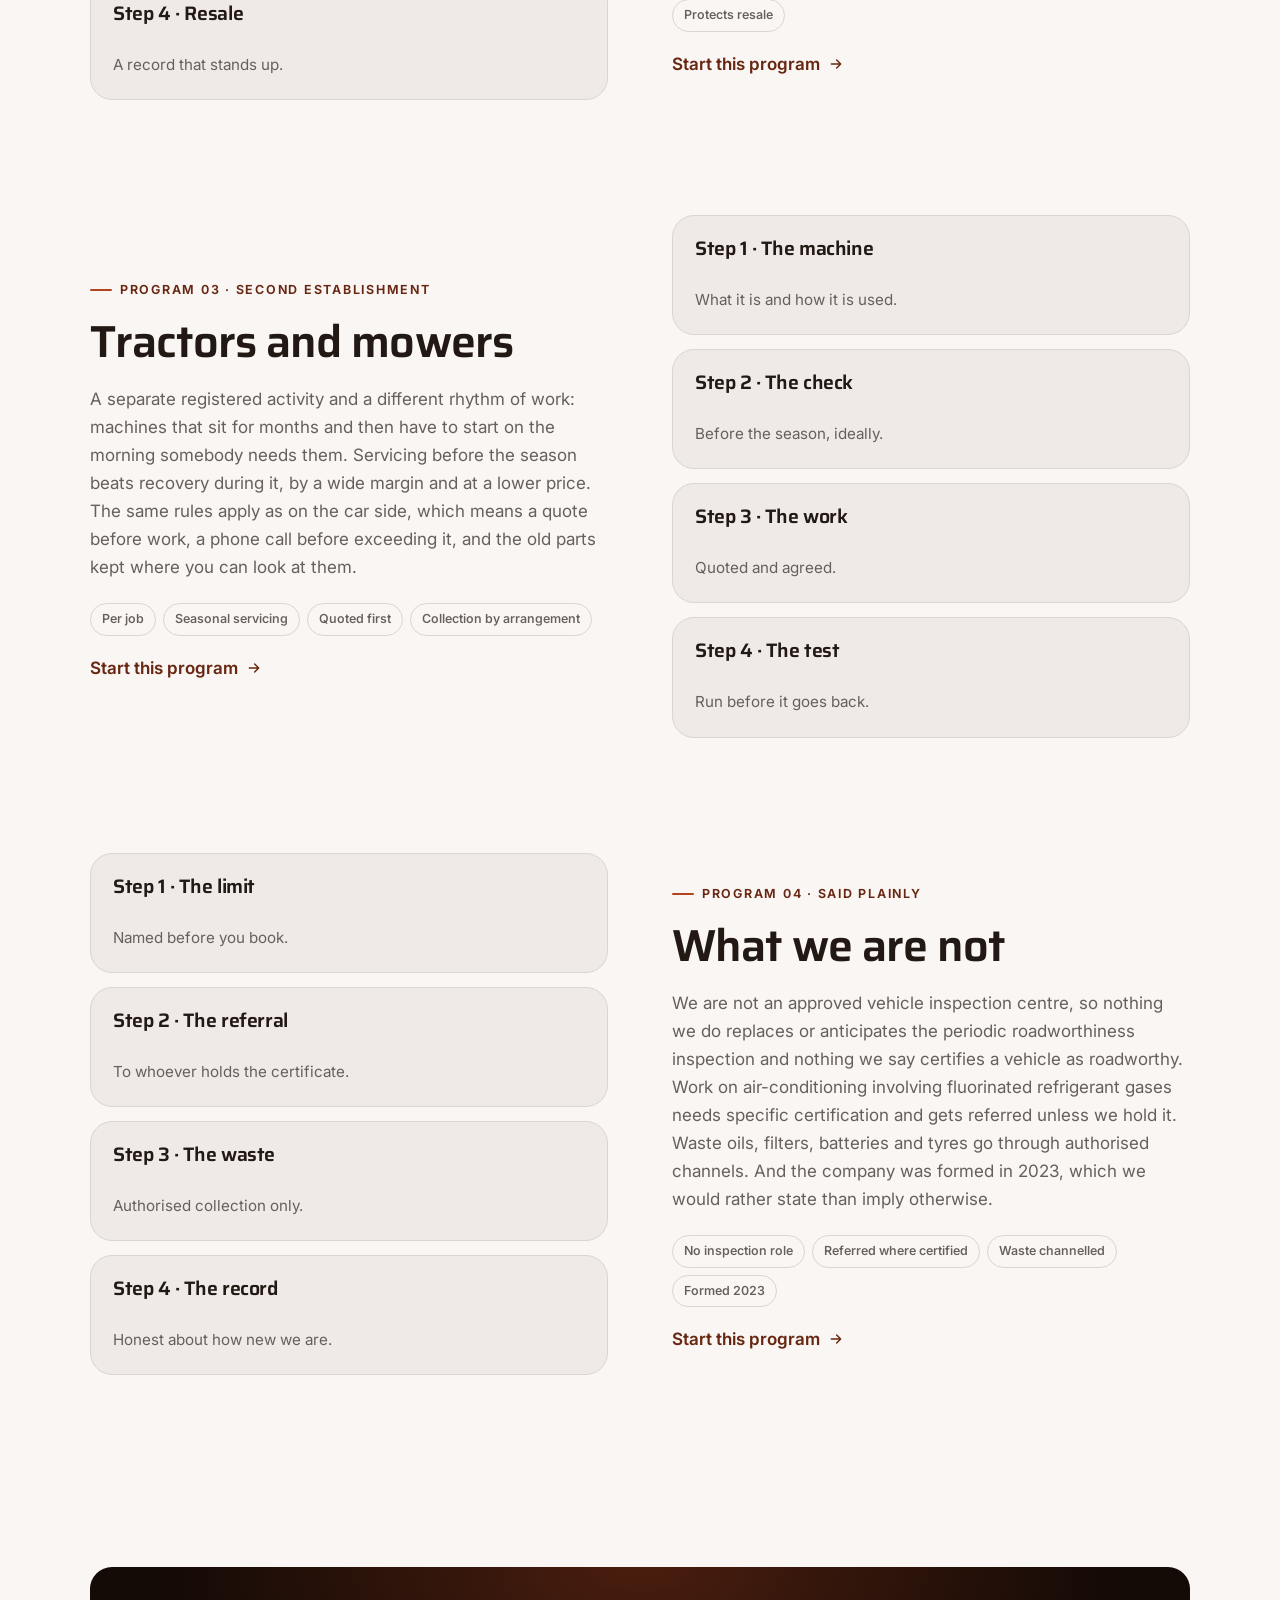
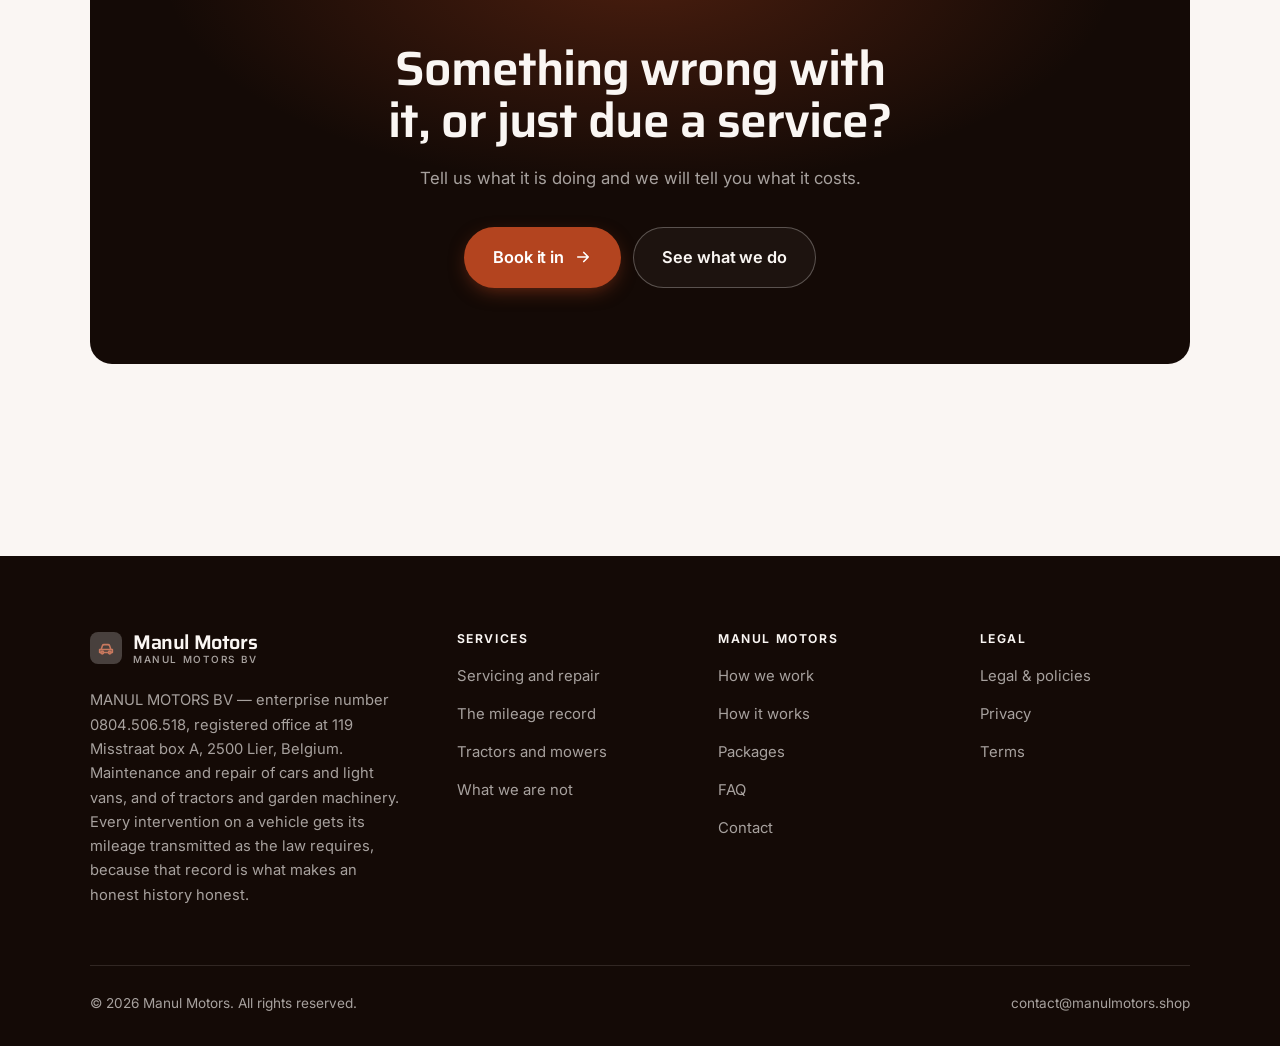
<file: programs.html>
<!DOCTYPE html>
<html lang="en" class="no-js">
<head>
<meta charset="utf-8">
<meta name="viewport" content="width=device-width, initial-scale=1">
<title>Services — Manul Motors</title>
<meta name="description" content="What MANUL MOTORS BV does: car and light van servicing and repair, tractor and mower maintenance, with mileage transmitted at every intervention.">
<link rel="canonical" href="https://manulmotors.shop/programs.html">

<meta property="og:type" content="website">
<meta property="og:url" content="https://manulmotors.shop/programs.html">
<meta property="og:site_name" content="Manul Motors">
<meta property="og:locale" content="en_US">
<meta property="og:title" content="Services — Manul Motors">
<meta property="og:description" content="What MANUL MOTORS BV does: car and light van servicing and repair, tractor and mower maintenance, with mileage transmitted at every intervention.">
<meta name="theme-color" content="#140a06">

<link rel="icon" href="assets/img/favicon.svg" type="image/svg+xml">
<link rel="preconnect" href="https://fonts.googleapis.com">
<link rel="preconnect" href="https://fonts.gstatic.com" crossorigin>
<link rel="stylesheet" href="https://fonts.googleapis.com/css2?family=Saira:wght@400;500;600;700&family=Inter:wght@400..700&display=swap">
<link rel="stylesheet" href="assets/css/style.css">

<!-- Thème appliqué avant le premier rendu (évite le flash) -->
<script>
document.documentElement.classList.remove('no-js');
(function(){try{var t=localStorage.getItem('site-theme');if(t){document.documentElement.setAttribute('data-theme',t);}}catch(e){}})();
</script>
</head>

<body>
<a class="skip-link" href="#main">Skip to main content</a>

<header class="site-header">
  <nav class="wrap nav" aria-label="Main navigation">
    <a class="brand" href="index.html">
      <svg class="brand__mark" viewBox="0 0 64 64" aria-hidden="true">
        <rect class="bm-bg" width="64" height="64" rx="16"/>
        <g class="bm-ic" transform="translate(14 14) scale(1.5)" fill="none" stroke-width="2.1" stroke-linecap="round" stroke-linejoin="round"><path d="M3.5 14h17v4h-2M3.5 14v4h2M5.5 14l1.8-5.2A2 2 0 0 1 9.2 7.5h5.6a2 2 0 0 1 1.9 1.3L18.5 14M8 18h8"/><circle cx="7" cy="18" r="1.8"/><circle cx="17" cy="18" r="1.8"/></g>
      </svg>
      <span>Manul Motors<span class="brand__sub">MANUL MOTORS BV</span></span>
    </a>

    <ul class="nav__links" id="nav-links">
      <li><a href="index.html">Home</a></li>
      <li><a href="programs.html" aria-current="page">Services</a></li>
      <li><a href="index.html#pricing">Packages</a></li>
      <li><a href="about.html">How we work</a></li>
      <li><a href="contact.html">Contact</a></li>
      <li><a class="btn btn--primary" href="contact.html">Book it in</a></li>
    </ul>

    <div class="nav__cta">
      <button class="theme-toggle" type="button" aria-label="Switch to dark theme">
        <svg class="icon-sun" viewBox="0 0 24 24" fill="none" stroke="currentColor" stroke-width="1.8" stroke-linecap="round" aria-hidden="true"><circle cx="12" cy="12" r="4"/><path d="M12 2v2m0 16v2M2 12h2m16 0h2M4.9 4.9l1.4 1.4m11.4 11.4 1.4 1.4M19.1 4.9l-1.4 1.4M6.3 17.7l-1.4 1.4"/></svg>
        <svg class="icon-moon" viewBox="0 0 24 24" fill="none" stroke="currentColor" stroke-width="1.8" stroke-linecap="round" stroke-linejoin="round" aria-hidden="true"><path d="M21 12.8A9 9 0 1 1 11.2 3a7 7 0 0 0 9.8 9.8z"/></svg>
      </button>
      <a class="btn btn--primary" href="contact.html">Book it in</a>
      <button class="nav__toggle" type="button" aria-expanded="false" aria-controls="nav-links" aria-label="Open menu">
        <svg class="icon-open" viewBox="0 0 24 24" fill="none" stroke="currentColor" stroke-width="2" stroke-linecap="round" aria-hidden="true"><path d="M3 6h18M3 12h18M3 18h18"/></svg>
        <svg class="icon-close" viewBox="0 0 24 24" fill="none" stroke="currentColor" stroke-width="2" stroke-linecap="round" aria-hidden="true"><path d="M6 6l12 12M18 6L6 18"/></svg>
      </button>
    </div>
  </nav>
</header>

<main id="main">

<section class="page-head">
  <div class="wrap">
    <nav class="breadcrumb" aria-label="Breadcrumb">
      <a href="index.html">Home</a><span>/</span><span aria-current="page">Services</span>
    </nav>
    <h1>What we do, in detail</h1>
    <p>Servicing and repair, the mileage record, tractors and mowers, and what we are not.</p>
  </div>
</section>

<section class="section wrap" id="servicing">
  <div class="split reveal">
    <div>
      <span class="eyebrow">Program 01 · Cars and light vans</span>
      <h2>Servicing and repair</h2>
      <p>Ordinary workshop work on cars and vans up to three and a half tonnes. You get a price before we start, and if the job turns out to be bigger than the quote we stop and phone you rather than finishing and presenting the bill. Replaced parts are kept so you can see what actually came off the vehicle. A diagnosis describes what we found on the day: it is not a prediction that nothing else will fail next month.</p>
      <ul class="tags"><li>Per job</li><li>Quoted first</li><li>We call before extras</li><li>Parts kept</li></ul>
      <p><a class="arrow-link" href="contact.html">Start this program <svg viewBox="0 0 24 24" fill="none" stroke="currentColor" stroke-width="2.2" stroke-linecap="round" stroke-linejoin="round" aria-hidden="true"><path d="M5 12h14M13 6l6 6-6 6"/></svg></a></p>
    </div>
    <div class="grid grid--2 grid--tight">
      <article class="card card--sm">
        <h3>Step 1 · Booking</h3>
        <p>What the vehicle is doing wrong.</p>
      </article>
      <article class="card card--sm">
        <h3>Step 2 · The check</h3>
        <p>What is actually wrong with it.</p>
      </article>
      <article class="card card--sm">
        <h3>Step 3 · The quote</h3>
        <p>Agreed before anything starts.</p>
      </article>
      <article class="card card--sm">
        <h3>Step 4 · The return</h3>
        <p>Written up, parts available.</p>
      </article>
    </div>
  </div>
</section>

<section class="section section--flush wrap" id="carpass">
  <div class="split reveal">
    <div class="grid grid--2 grid--tight">
      <article class="card card--sm">
        <h3>Step 1 · Read</h3>
        <p>The actual odometer, on arrival.</p>
      </article>
      <article class="card card--sm">
        <h3>Step 2 · Transmit</h3>
        <p>As the law requires.</p>
      </article>
      <article class="card card--sm">
        <h3>Step 3 · Record</h3>
        <p>Added to the vehicle's history.</p>
      </article>
      <article class="card card--sm">
        <h3>Step 4 · Resale</h3>
        <p>A record that stands up.</p>
      </article>
    </div>
    <div>
      <span class="eyebrow">Program 02 · Every single time</span>
      <h2>The mileage record</h2>
      <p>Every professional intervention has to have its mileage transmitted, and that stream of readings is what produces the document a seller must give a private buyer. A second-hand sale without it is void, which is a severe consequence by the standards of consumer law. The flip side matters to you as an owner: a thin history is a signal to the next buyer, so a car serviced outside the professional circuit arrives at resale worth less.</p>
      <ul class="tags"><li>Every intervention</li><li>Legally required</li><li>Builds your history</li><li>Protects resale</li></ul>
      <p><a class="arrow-link" href="contact.html">Start this program <svg viewBox="0 0 24 24" fill="none" stroke="currentColor" stroke-width="2.2" stroke-linecap="round" stroke-linejoin="round" aria-hidden="true"><path d="M5 12h14M13 6l6 6-6 6"/></svg></a></p>
    </div>
  </div>
</section>

<section class="section section--flush wrap" id="agricultural">
  <div class="split reveal">
    <div>
      <span class="eyebrow">Program 03 · Second establishment</span>
      <h2>Tractors and mowers</h2>
      <p>A separate registered activity and a different rhythm of work: machines that sit for months and then have to start on the morning somebody needs them. Servicing before the season beats recovery during it, by a wide margin and at a lower price. The same rules apply as on the car side, which means a quote before work, a phone call before exceeding it, and the old parts kept where you can look at them.</p>
      <ul class="tags"><li>Per job</li><li>Seasonal servicing</li><li>Quoted first</li><li>Collection by arrangement</li></ul>
      <p><a class="arrow-link" href="contact.html">Start this program <svg viewBox="0 0 24 24" fill="none" stroke="currentColor" stroke-width="2.2" stroke-linecap="round" stroke-linejoin="round" aria-hidden="true"><path d="M5 12h14M13 6l6 6-6 6"/></svg></a></p>
    </div>
    <div class="grid grid--2 grid--tight">
      <article class="card card--sm">
        <h3>Step 1 · The machine</h3>
        <p>What it is and how it is used.</p>
      </article>
      <article class="card card--sm">
        <h3>Step 2 · The check</h3>
        <p>Before the season, ideally.</p>
      </article>
      <article class="card card--sm">
        <h3>Step 3 · The work</h3>
        <p>Quoted and agreed.</p>
      </article>
      <article class="card card--sm">
        <h3>Step 4 · The test</h3>
        <p>Run before it goes back.</p>
      </article>
    </div>
  </div>
</section>

<section class="section section--flush wrap" id="limits">
  <div class="split reveal">
    <div class="grid grid--2 grid--tight">
      <article class="card card--sm">
        <h3>Step 1 · The limit</h3>
        <p>Named before you book.</p>
      </article>
      <article class="card card--sm">
        <h3>Step 2 · The referral</h3>
        <p>To whoever holds the certificate.</p>
      </article>
      <article class="card card--sm">
        <h3>Step 3 · The waste</h3>
        <p>Authorised collection only.</p>
      </article>
      <article class="card card--sm">
        <h3>Step 4 · The record</h3>
        <p>Honest about how new we are.</p>
      </article>
    </div>
    <div>
      <span class="eyebrow">Program 04 · Said plainly</span>
      <h2>What we are not</h2>
      <p>We are not an approved vehicle inspection centre, so nothing we do replaces or anticipates the periodic roadworthiness inspection and nothing we say certifies a vehicle as roadworthy. Work on air-conditioning involving fluorinated refrigerant gases needs specific certification and gets referred unless we hold it. Waste oils, filters, batteries and tyres go through authorised channels. And the company was formed in 2023, which we would rather state than imply otherwise.</p>
      <ul class="tags"><li>No inspection role</li><li>Referred where certified</li><li>Waste channelled</li><li>Formed 2023</li></ul>
      <p><a class="arrow-link" href="contact.html">Start this program <svg viewBox="0 0 24 24" fill="none" stroke="currentColor" stroke-width="2.2" stroke-linecap="round" stroke-linejoin="round" aria-hidden="true"><path d="M5 12h14M13 6l6 6-6 6"/></svg></a></p>
    </div>
  </div>
</section>

<section class="wrap section--tight">
  <div class="cta-band reveal">
    <h2>Something wrong with it, or just due a service?</h2>
    <p>Tell us what it is doing and we will tell you what it costs.</p>
    <div class="hero__actions">
      <a class="btn btn--primary btn--lg" href="contact.html">Book it in <svg viewBox="0 0 24 24" fill="none" stroke="currentColor" stroke-width="2.2" stroke-linecap="round" stroke-linejoin="round" aria-hidden="true"><path d="M5 12h14M13 6l6 6-6 6"/></svg></a>
      <a class="btn btn--on-dark btn--lg" href="programs.html">See what we do</a>
    </div>
  </div>
</section>

</main>

<footer class="site-footer">
  <div class="wrap">
    <div class="footer__grid">
      <div class="footer__brand">
        <a class="brand" href="index.html">
          <svg class="brand__mark" viewBox="0 0 64 64" aria-hidden="true">
        <rect class="bm-bg" width="64" height="64" rx="16"/>
        <g class="bm-ic" transform="translate(14 14) scale(1.5)" fill="none" stroke-width="2.1" stroke-linecap="round" stroke-linejoin="round"><path d="M3.5 14h17v4h-2M3.5 14v4h2M5.5 14l1.8-5.2A2 2 0 0 1 9.2 7.5h5.6a2 2 0 0 1 1.9 1.3L18.5 14M8 18h8"/><circle cx="7" cy="18" r="1.8"/><circle cx="17" cy="18" r="1.8"/></g>
      </svg>
          <span>Manul Motors<span class="brand__sub">MANUL MOTORS BV</span></span>
        </a>
        <p>MANUL MOTORS BV — enterprise number 0804.506.518, registered office at 119 Misstraat box A, 2500 Lier, Belgium. Maintenance and repair of cars and light vans, and of tractors and garden machinery. Every intervention on a vehicle gets its mileage transmitted as the law requires, because that record is what makes an honest history honest.</p>
      </div>

      <div class="footer__col">
        <h4>Services</h4>
        <ul>
          <li><a href="programs.html#servicing">Servicing and repair</a></li>
          <li><a href="programs.html#carpass">The mileage record</a></li>
          <li><a href="programs.html#agricultural">Tractors and mowers</a></li>
          <li><a href="programs.html#limits">What we are not</a></li>
        </ul>
      </div>

      <div class="footer__col">
        <h4>Manul Motors</h4>
        <ul>
          <li><a href="about.html">How we work</a></li>
          <li><a href="index.html#how-it-works">How it works</a></li>
          <li><a href="index.html#pricing">Packages</a></li>
          <li><a href="index.html#faq">FAQ</a></li>
          <li><a href="contact.html">Contact</a></li>
        </ul>
      </div>

      <div class="footer__col">
        <h4>Legal</h4>
        <ul>
          <li><a href="legal.html">Legal &amp; policies</a></li>
          <li><a href="legal.html#privacy">Privacy</a></li>
          <li><a href="legal.html#terms">Terms</a></li>
        </ul>
      </div>
    </div>

    <div class="footer__bottom">
      <p>© <span data-year>2026</span> Manul Motors. All rights reserved.</p>
      <p><a href="mailto:contact@manulmotors.shop">contact@manulmotors.shop</a></p>
    </div>
  </div>
</footer>

<script src="assets/js/main.js" defer></script>
</body>
</html>
</file>
<file: assets/css/style.css>
/* Manul Motors — couleurs et polices de la marque.
   Modifier ces valeurs suffit à changer l'identité visuelle de tout le site. */
:root {
  --c-accent:    #b3441f;
  --c-on-accent: #ffffff;
  --c-ink:       #140a06;
  --c-paper:     #faf6f3;

  --accent-ink-light: color-mix(in srgb, var(--c-accent) 58%, black);
  --accent-on-dark:   color-mix(in srgb, var(--c-accent) 72%, white);

  --font-display: "Saira", system-ui, -apple-system, "Segoe UI", sans-serif;
  --font-body: "Inter", system-ui, -apple-system, "Segoe UI", sans-serif;
  --display-weight: 600;
  --display-tracking: -.02em;
}

/* ==========================================================================
   Feuille de style commune aux sites de coaching
   Les couleurs de marque (--c-accent, --c-on-accent, --c-ink, --c-paper) et
   les polices sont définies juste au-dessus, par site. Tout le reste en dérive.
   ========================================================================== */

/* --------------------------------------------------------------------------
   1. Tokens dérivés
   -------------------------------------------------------------------------- */

:root {
  /* Thème clair */
  --paper:      var(--c-paper);
  --paper-2:    color-mix(in srgb, var(--c-paper) 95%, var(--c-ink));
  --paper-3:    color-mix(in srgb, var(--c-paper) 89%, var(--c-ink));
  --line:       color-mix(in srgb, var(--c-paper) 86%, var(--c-ink));
  --text:       color-mix(in srgb, var(--c-ink) 94%, var(--c-paper));
  --muted:      color-mix(in srgb, var(--c-ink) 64%, var(--c-paper));
  --accent:     var(--c-accent);
  --accent-600: color-mix(in srgb, var(--c-accent) 86%, black);
  --accent-ink: var(--accent-ink-light);
  --on-accent:  var(--c-on-accent);
  --ink:        var(--c-ink);
  --ink-soft:   color-mix(in srgb, var(--c-ink) 90%, white);
  --on-ink:     var(--c-paper);
  --on-ink-mut: color-mix(in srgb, var(--c-paper) 64%, var(--c-ink));
  --brand-bg:   var(--c-ink);

  /* Rayons */
  --r-sm: 8px;
  --r-md: 14px;
  --r-lg: 22px;
  --r-full: 999px;

  /* Ombres */
  --sh-1: 0 1px 2px rgba(0, 0, 0, .05), 0 2px 8px rgba(0, 0, 0, .04);
  --sh-2: 0 2px 4px rgba(0, 0, 0, .05), 0 12px 32px rgba(0, 0, 0, .09);
  --sh-3: 0 4px 8px rgba(0, 0, 0, .06), 0 24px 56px rgba(0, 0, 0, .14);

  /* Rythme */
  --gutter: clamp(16px, 4vw, 40px);
  --maxw: 1180px;
  --section-y: clamp(64px, 9vw, 124px);

  --ease: cubic-bezier(.22, .61, .36, 1);
}

/* Thème sombre — suit le système, sauf si l'utilisateur a choisi « clair » */
@media (prefers-color-scheme: dark) {
  :root:not([data-theme="light"]) {
    --paper:      var(--c-ink);
    --paper-2:    color-mix(in srgb, var(--c-ink) 92%, white);
    --paper-3:    color-mix(in srgb, var(--c-ink) 86%, white);
    --line:       color-mix(in srgb, var(--c-ink) 80%, white);
    --text:       color-mix(in srgb, var(--c-paper) 94%, var(--c-ink));
    --muted:      color-mix(in srgb, var(--c-paper) 66%, var(--c-ink));
    --accent-ink: var(--accent-on-dark);
    --ink:        color-mix(in srgb, var(--c-ink) 72%, black);
    --brand-bg:   color-mix(in srgb, var(--c-ink) 80%, white);
    --sh-1: 0 1px 2px rgba(0, 0, 0, .4), 0 2px 8px rgba(0, 0, 0, .3);
    --sh-2: 0 2px 4px rgba(0, 0, 0, .4), 0 12px 32px rgba(0, 0, 0, .45);
    --sh-3: 0 4px 8px rgba(0, 0, 0, .45), 0 24px 56px rgba(0, 0, 0, .55);
  }
}

/* Thème sombre — choix explicite */
:root[data-theme="dark"] {
  --paper:      var(--c-ink);
  --paper-2:    color-mix(in srgb, var(--c-ink) 92%, white);
  --paper-3:    color-mix(in srgb, var(--c-ink) 86%, white);
  --line:       color-mix(in srgb, var(--c-ink) 80%, white);
  --text:       color-mix(in srgb, var(--c-paper) 94%, var(--c-ink));
  --muted:      color-mix(in srgb, var(--c-paper) 66%, var(--c-ink));
  --accent-ink: var(--accent-on-dark);
  --ink:        color-mix(in srgb, var(--c-ink) 72%, black);
  --brand-bg:   color-mix(in srgb, var(--c-ink) 80%, white);
  --sh-1: 0 1px 2px rgba(0, 0, 0, .4), 0 2px 8px rgba(0, 0, 0, .3);
  --sh-2: 0 2px 4px rgba(0, 0, 0, .4), 0 12px 32px rgba(0, 0, 0, .45);
  --sh-3: 0 4px 8px rgba(0, 0, 0, .45), 0 24px 56px rgba(0, 0, 0, .55);
}

/* --------------------------------------------------------------------------
   2. Reset / base
   -------------------------------------------------------------------------- */

*, *::before, *::after { box-sizing: border-box; }

* { margin: 0; }

html {
  -webkit-text-size-adjust: 100%;
  scroll-behavior: smooth;
  scroll-padding-top: 88px;
}

body {
  background: var(--paper);
  color: var(--text);
  font-family: var(--font-body);
  font-size: 17px;
  line-height: 1.65;
  -webkit-font-smoothing: antialiased;
  text-rendering: optimizeLegibility;
  overflow-x: hidden;
}

img, svg, video { display: block; max-width: 100%; height: auto; }

a { color: inherit; text-decoration: none; }

button, input, textarea, select { font: inherit; color: inherit; }

h1, h2, h3, h4 {
  font-family: var(--font-display);
  font-weight: var(--display-weight);
  line-height: 1.08;
  letter-spacing: var(--display-tracking);
  text-wrap: balance;
}

p { text-wrap: pretty; }

:focus-visible {
  outline: 3px solid var(--accent);
  outline-offset: 3px;
  border-radius: 4px;
}

::selection { background: var(--accent); color: var(--on-accent); }

/* --------------------------------------------------------------------------
   3. Utilitaires de mise en page
   -------------------------------------------------------------------------- */

.wrap {
  width: 100%;
  max-width: var(--maxw);
  margin-inline: auto;
  padding-inline: var(--gutter);
}

.section { padding-block: var(--section-y); }
.section--flush { padding-top: 0; }
.section--tight { padding-block: clamp(48px, 6vw, 80px); }

.skip-link {
  position: absolute;
  left: 12px;
  top: -100px;
  z-index: 200;
  background: var(--accent);
  color: var(--on-accent);
  padding: 12px 20px;
  border-radius: var(--r-sm);
  font-weight: 600;
  transition: top .2s var(--ease);
}
.skip-link:focus { top: 12px; }

.eyebrow {
  display: inline-flex;
  align-items: center;
  gap: 8px;
  font-size: .78rem;
  font-weight: 650;
  letter-spacing: .14em;
  text-transform: uppercase;
  color: var(--accent-ink);
  margin-bottom: 18px;
}
.eyebrow::before {
  content: "";
  width: 22px;
  height: 2px;
  background: var(--accent);
  border-radius: 2px;
}

.section-head { max-width: 62ch; margin-bottom: clamp(36px, 5vw, 60px); }
.section-head h2 { font-size: clamp(2rem, 4.4vw, 3.1rem); }
.section-head p {
  margin-top: 18px;
  color: var(--muted);
  font-size: clamp(1rem, 1.6vw, 1.12rem);
  max-width: 58ch;
}

.section-head--center { margin-inline: auto; text-align: center; }
.section-head--center .eyebrow { justify-content: center; }
.section-head--center p { margin-inline: auto; }

/* --------------------------------------------------------------------------
   4. Boutons
   -------------------------------------------------------------------------- */

.btn {
  display: inline-flex;
  align-items: center;
  justify-content: center;
  gap: 10px;
  padding: 14px 26px;
  border: 1px solid transparent;
  border-radius: var(--r-full);
  font-weight: 620;
  font-size: .98rem;
  letter-spacing: -.005em;
  cursor: pointer;
  white-space: nowrap;
  transition: transform .18s var(--ease), background-color .18s var(--ease),
              border-color .18s var(--ease), box-shadow .18s var(--ease), color .18s var(--ease);
}
.btn:hover { transform: translateY(-2px); }
.btn:active { transform: translateY(0); }

.btn--primary {
  background: var(--accent);
  color: var(--on-accent);
  box-shadow: 0 6px 20px -6px color-mix(in srgb, var(--c-accent) 65%, transparent);
}
.btn--primary:hover {
  background: var(--accent-600);
  box-shadow: 0 12px 28px -8px color-mix(in srgb, var(--c-accent) 70%, transparent);
}

.btn--ghost {
  border-color: var(--line);
  background: transparent;
  color: var(--text);
}
.btn--ghost:hover { border-color: var(--accent); color: var(--accent-ink); }

.btn--on-dark {
  border-color: color-mix(in srgb, var(--c-paper) 28%, transparent);
  color: var(--on-ink);
  background: color-mix(in srgb, var(--c-paper) 4%, transparent);
}
.btn--on-dark:hover {
  border-color: color-mix(in srgb, var(--c-paper) 60%, transparent);
  background: color-mix(in srgb, var(--c-paper) 10%, transparent);
}

.btn--lg { padding: 16px 28px; font-size: 1.02rem; }
.btn--block { width: 100%; }

.btn svg { width: 18px; height: 18px; flex: none; }

@media (max-width: 420px) {
  .btn--lg { padding: 15px 22px; font-size: 1rem; white-space: normal; text-align: center; }
}

/* Lien fléché */
.arrow-link {
  display: inline-flex;
  align-items: center;
  gap: 8px;
  font-weight: 620;
  color: var(--accent-ink);
}
.arrow-link svg { width: 16px; height: 16px; transition: transform .18s var(--ease); }
.arrow-link:hover svg { transform: translateX(4px); }

/* --------------------------------------------------------------------------
   5. En-tête / navigation
   -------------------------------------------------------------------------- */

.site-header {
  position: sticky;
  top: 0;
  z-index: 100;
  background: color-mix(in srgb, var(--paper) 82%, transparent);
  backdrop-filter: saturate(180%) blur(14px);
  -webkit-backdrop-filter: saturate(180%) blur(14px);
  border-bottom: 1px solid transparent;
  transition: border-color .25s var(--ease), background-color .25s var(--ease);
}
.site-header.is-stuck {
  border-bottom-color: var(--line);
  background: color-mix(in srgb, var(--paper) 94%, transparent);
}

.nav {
  display: flex;
  align-items: center;
  justify-content: space-between;
  gap: 24px;
  height: 74px;
}

.brand {
  display: inline-flex;
  align-items: center;
  gap: 11px;
  font-family: var(--font-display);
  font-weight: var(--display-weight);
  font-size: 1.24rem;
  letter-spacing: var(--display-tracking);
  flex: none;
  line-height: 1.1;
}
.brand__mark { width: 32px; height: 32px; flex: none; }
.brand__mark .bm-bg { fill: var(--brand-bg); }
.brand__mark .bm-ic { stroke: var(--accent-on-dark); color: var(--accent-on-dark); }
.brand__sub {
  display: block;
  font-family: var(--font-body);
  font-size: .62rem;
  font-weight: 550;
  letter-spacing: .16em;
  text-transform: uppercase;
  color: var(--muted);
  margin-top: 1px;
}

.nav__links {
  display: flex;
  align-items: center;
  gap: 4px;
  list-style: none;
  padding: 0;
}
.nav__links a {
  display: block;
  padding: 9px 14px;
  border-radius: var(--r-full);
  font-size: .95rem;
  font-weight: 520;
  color: var(--muted);
  transition: color .16s var(--ease), background-color .16s var(--ease);
}
.nav__links a:hover { color: var(--text); background: var(--paper-2); }
.nav__links a[aria-current="page"] { color: var(--text); font-weight: 620; }
.nav__links .btn { display: none; }

.nav__cta { display: flex; align-items: center; gap: 10px; flex: none; }

.nav__toggle {
  display: none;
  width: 44px;
  height: 44px;
  align-items: center;
  justify-content: center;
  background: transparent;
  border: 1px solid var(--line);
  border-radius: var(--r-full);
  cursor: pointer;
}
.nav__toggle svg { width: 20px; height: 20px; }
.nav__toggle .icon-close { display: none; }
.nav__toggle[aria-expanded="true"] .icon-open { display: none; }
.nav__toggle[aria-expanded="true"] .icon-close { display: block; }

@media (max-width: 900px) {
  .nav__links, .nav__cta .btn { display: none; }
  .nav__toggle { display: inline-flex; }

  .nav__links {
    position: fixed;
    inset: 74px 0 auto;
    flex-direction: column;
    align-items: stretch;
    gap: 2px;
    padding: 20px var(--gutter) 32px;
    background: var(--paper);
    border-bottom: 1px solid var(--line);
    box-shadow: var(--sh-2);
  }
  .nav__links.is-open { display: flex; }
  .nav__links a { padding: 14px 4px; font-size: 1.1rem; border-radius: var(--r-sm); }
  .nav__links a.btn { display: inline-flex; margin-top: 14px; padding: 14px 26px; color: var(--on-accent); }
}

@media (max-width: 380px) {
  .brand__sub { display: none; }
}

/* Bouton de thème */
.theme-toggle {
  width: 44px;
  height: 44px;
  display: inline-flex;
  align-items: center;
  justify-content: center;
  background: transparent;
  border: 1px solid var(--line);
  border-radius: var(--r-full);
  cursor: pointer;
  color: var(--muted);
  transition: color .16s var(--ease), border-color .16s var(--ease);
}
.theme-toggle:hover { color: var(--text); border-color: var(--accent); }
.theme-toggle svg { width: 18px; height: 18px; }
.theme-toggle .icon-moon { display: none; }
:root[data-theme="dark"] .theme-toggle .icon-sun { display: none; }
:root[data-theme="dark"] .theme-toggle .icon-moon { display: block; }
@media (prefers-color-scheme: dark) {
  :root:not([data-theme="light"]) .theme-toggle .icon-sun { display: none; }
  :root:not([data-theme="light"]) .theme-toggle .icon-moon { display: block; }
}

/* --------------------------------------------------------------------------
   6. Hero
   -------------------------------------------------------------------------- */

.hero {
  position: relative;
  background: var(--ink);
  color: var(--on-ink);
  overflow: hidden;
  isolation: isolate;
}

/* Halo de couleur + grain léger */
.hero::before {
  content: "";
  position: absolute;
  inset: -30% -10% auto;
  height: 130%;
  background:
    radial-gradient(60% 55% at 78% 18%, color-mix(in srgb, var(--c-accent) 34%, transparent), transparent 62%),
    radial-gradient(48% 44% at 12% 88%, color-mix(in srgb, var(--c-accent) 16%, transparent), transparent 66%);
  z-index: -2;
  pointer-events: none;
}
.hero::after {
  content: "";
  position: absolute;
  inset: 0;
  background-image: url("data:image/svg+xml,%3Csvg xmlns='http://www.w3.org/2000/svg' width='160' height='160'%3E%3Cfilter id='n'%3E%3CfeTurbulence type='fractalNoise' baseFrequency='.85' numOctaves='3'/%3E%3C/filter%3E%3Crect width='160' height='160' filter='url(%23n)' opacity='.28'/%3E%3C/svg%3E");
  opacity: .45;
  mix-blend-mode: overlay;
  z-index: -1;
  pointer-events: none;
}

.hero__inner {
  display: grid;
  grid-template-columns: minmax(0, 1.05fr) minmax(0, .95fr);
  align-items: center;
  gap: clamp(32px, 5vw, 72px);
  padding-block: clamp(56px, 8vw, 110px);
}

.hero h1 {
  font-size: clamp(2.5rem, 6vw, 4.6rem);
  letter-spacing: calc(var(--display-tracking) * 1.4);
}
.hero h1 em {
  font-style: normal;
  color: var(--accent-on-dark);
  text-decoration: underline;
  text-decoration-color: color-mix(in srgb, var(--c-accent) 45%, transparent);
  text-decoration-thickness: .1em;
  text-underline-offset: .14em;
  text-decoration-skip-ink: none;
}

.hero__lede {
  margin-top: 22px;
  font-size: clamp(1.04rem, 1.9vw, 1.2rem);
  color: var(--on-ink-mut);
  max-width: 50ch;
}

.hero__actions {
  display: flex;
  flex-wrap: wrap;
  gap: 12px;
  margin-top: 34px;
}

.hero__eyebrow { color: var(--accent-on-dark); }
.hero__eyebrow::before { background: var(--accent-on-dark); }

/* Faits sur l'offre */
.hero__proof {
  display: grid;
  grid-template-columns: repeat(4, minmax(0, 1fr));
  gap: clamp(18px, 3vw, 32px);
  margin-top: 44px;
  padding: 26px 0 0;
  border-top: 1px solid color-mix(in srgb, var(--c-paper) 14%, transparent);
  list-style: none;
}
.stat__num {
  display: block;
  font-family: var(--font-display);
  font-size: clamp(1.5rem, 2.6vw, 2.05rem);
  font-weight: var(--display-weight);
  line-height: 1;
  letter-spacing: var(--display-tracking);
  white-space: nowrap;
}
.stat__label {
  display: block;
  margin-top: 7px;
  font-size: .82rem;
  line-height: 1.4;
  color: var(--on-ink-mut);
}

.hero__art svg { width: 100%; height: auto; border-radius: var(--r-lg); box-shadow: var(--sh-3); }

@media (max-width: 880px) {
  .hero__inner { grid-template-columns: 1fr; }
  .hero__art { order: -1; max-width: 560px; }
}
@media (max-width: 540px) {
  .hero__proof { grid-template-columns: repeat(2, minmax(0, 1fr)); }
}

/* --------------------------------------------------------------------------
   7. Bandeau défilant
   -------------------------------------------------------------------------- */

.marquee {
  background: var(--ink-soft);
  color: var(--on-ink-mut);
  border-top: 1px solid color-mix(in srgb, var(--c-paper) 8%, transparent);
  padding-block: 18px;
  overflow: hidden;
  white-space: nowrap;
  mask-image: linear-gradient(90deg, transparent, #000 8%, #000 92%, transparent);
  -webkit-mask-image: linear-gradient(90deg, transparent, #000 8%, #000 92%, transparent);
}
.marquee__track {
  display: inline-flex;
  gap: 42px;
  align-items: center;
  animation: marquee 38s linear infinite;
  font-size: .86rem;
  letter-spacing: .12em;
  text-transform: uppercase;
  font-weight: 560;
}
.marquee__track span { display: inline-flex; align-items: center; gap: 42px; }
.marquee__track span::after {
  content: "";
  width: 5px; height: 5px;
  border-radius: 50%;
  background: var(--accent);
  opacity: .8;
}
@keyframes marquee { to { transform: translateX(-50%); } }

/* --------------------------------------------------------------------------
   8. Grilles de cartes
   -------------------------------------------------------------------------- */

.grid {
  display: grid;
  gap: clamp(16px, 2.2vw, 26px);
}
.grid--2 { grid-template-columns: repeat(auto-fit, minmax(min(100%, 260px), 1fr)); }
.grid--3 { grid-template-columns: repeat(auto-fit, minmax(min(100%, 270px), 1fr)); }
.grid--4 { grid-template-columns: repeat(auto-fit, minmax(min(100%, 230px), 1fr)); }
.grid--tight { gap: 14px; }

.card {
  position: relative;
  display: flex;
  flex-direction: column;
  padding: 28px;
  background: var(--paper-2);
  border: 1px solid var(--line);
  border-radius: var(--r-lg);
  transition: transform .22s var(--ease), box-shadow .22s var(--ease), border-color .22s var(--ease);
}
a.card:hover, .card--lift:hover {
  transform: translateY(-5px);
  box-shadow: var(--sh-2);
  border-color: color-mix(in srgb, var(--c-accent) 45%, var(--line));
}
.card--sm { padding: 22px; }
.card--sm h3 { font-size: 1rem; }
.card__icon {
  width: 52px;
  height: 52px;
  display: grid;
  place-items: center;
  border-radius: var(--r-md);
  background: color-mix(in srgb, var(--c-accent) 15%, transparent);
  color: var(--accent-ink);
  margin-bottom: 20px;
}
.card__icon svg { width: 26px; height: 26px; }
.card h3 { font-size: 1.22rem; margin-bottom: 10px; }
.card p { color: var(--muted); font-size: .95rem; }
.card .arrow-link { margin-top: auto; padding-top: 18px; font-size: .92rem; }

.tags {
  list-style: none;
  padding: 0;
  margin: 18px 0 0;
  display: flex;
  flex-wrap: wrap;
  gap: 7px;
}
.tags li {
  font-size: .78rem;
  font-weight: 560;
  padding: 5px 11px;
  border-radius: var(--r-full);
  background: var(--paper);
  border: 1px solid var(--line);
  color: var(--muted);
}

/* --------------------------------------------------------------------------
   9. Méthode (étapes)
   -------------------------------------------------------------------------- */

.steps { counter-reset: step; }
.step {
  position: relative;
  padding: 30px 26px 26px;
  background: var(--paper);
  border: 1px solid var(--line);
  border-radius: var(--r-lg);
}
.step::before {
  counter-increment: step;
  content: "0" counter(step);
  display: block;
  font-family: var(--font-display);
  font-size: 2.6rem;
  font-weight: var(--display-weight);
  line-height: 1;
  letter-spacing: var(--display-tracking);
  color: color-mix(in srgb, var(--c-accent) 55%, var(--paper));
  margin-bottom: 16px;
}
.step h3 { font-size: 1.12rem; margin-bottom: 9px; }
.step p { color: var(--muted); font-size: .93rem; }

/* --------------------------------------------------------------------------
   10. Tarifs
   -------------------------------------------------------------------------- */

.plans { align-items: start; }

.plan {
  display: flex;
  flex-direction: column;
  padding: 32px 28px;
  background: var(--paper);
  border: 1px solid var(--line);
  border-radius: var(--r-lg);
  height: 100%;
  position: relative;
}
.plan--featured {
  background: var(--ink);
  color: var(--on-ink);
  border-color: var(--ink);
  box-shadow: var(--sh-3);
}
.plan--featured .plan__desc,
.plan--featured .plan__period,
.plan--featured .plan__features li { color: var(--on-ink-mut); }
.plan--featured .plan__features li::before { color: var(--accent-on-dark); }

.plan__tag {
  position: absolute;
  top: 18px;
  right: 18px;
  font-size: .7rem;
  font-weight: 680;
  letter-spacing: .1em;
  text-transform: uppercase;
  padding: 5px 12px;
  border-radius: var(--r-full);
  background: var(--accent);
  color: var(--on-accent);
}

.plan h3 { font-size: 1.3rem; }
.plan--featured h3 { padding-right: 120px; }
.plan__desc { margin-top: 8px; color: var(--muted); font-size: .92rem; min-height: 2.8em; }

.plan__price {
  display: flex;
  align-items: baseline;
  gap: 6px;
  margin: 22px 0 4px;
  font-family: var(--font-display);
  font-size: clamp(2.2rem, 4vw, 2.9rem);
  font-weight: var(--display-weight);
  letter-spacing: var(--display-tracking);
  line-height: 1;
}
.plan__period { font-family: var(--font-body); font-size: .9rem; font-weight: 450; color: var(--muted); letter-spacing: 0; }

.plan__features {
  list-style: none;
  padding: 0;
  margin: 24px 0 28px;
  display: grid;
  gap: 11px;
  flex: 1;
}
.plan__features li {
  display: grid;
  grid-template-columns: 20px 1fr;
  gap: 10px;
  font-size: .93rem;
  color: var(--muted);
  align-items: start;
}
.plan__features li::before {
  content: "✓";
  color: var(--accent-ink);
  font-weight: 700;
  line-height: 1.5;
}

.plans-note { text-align: center; margin-top: 26px; font-size: .88rem; color: var(--muted); }

/* --------------------------------------------------------------------------
   11. Bloc split (texte + illustration)
   -------------------------------------------------------------------------- */

.split {
  display: grid;
  grid-template-columns: repeat(auto-fit, minmax(min(100%, 340px), 1fr));
  gap: clamp(32px, 5vw, 68px);
  align-items: center;
}
.split--top { align-items: start; }
.split__art svg { width: 100%; border-radius: var(--r-lg); box-shadow: var(--sh-2); }
.split h2 { font-size: clamp(1.9rem, 4vw, 2.8rem); }
.split p { margin-top: 18px; color: var(--muted); }
.split .tags { margin-top: 22px; }

/* --------------------------------------------------------------------------
   12. FAQ
   -------------------------------------------------------------------------- */

.faq { max-width: 780px; margin-inline: auto; }
.faq details {
  border-bottom: 1px solid var(--line);
  padding: 4px 0;
}
.faq summary {
  display: flex;
  align-items: center;
  justify-content: space-between;
  gap: 20px;
  padding: 22px 4px;
  cursor: pointer;
  list-style: none;
  font-family: var(--font-display);
  font-size: 1.08rem;
  font-weight: var(--display-weight);
  letter-spacing: var(--display-tracking);
}
.faq summary::-webkit-details-marker { display: none; }
.faq summary::after {
  content: "";
  flex: none;
  width: 13px;
  height: 13px;
  border-right: 2px solid var(--muted);
  border-bottom: 2px solid var(--muted);
  transform: rotate(45deg) translate(-3px, -3px);
  transition: transform .2s var(--ease), border-color .2s var(--ease);
}
.faq details[open] summary::after {
  transform: rotate(225deg) translate(-3px, -3px);
  border-color: var(--accent);
}
.faq details p { padding: 0 4px 24px; color: var(--muted); max-width: 66ch; }

/* --------------------------------------------------------------------------
   13. Bandeau d'appel à l'action
   -------------------------------------------------------------------------- */

.cta-band {
  position: relative;
  background: var(--ink);
  color: var(--on-ink);
  border-radius: var(--r-lg);
  padding: clamp(40px, 6vw, 76px) clamp(24px, 5vw, 64px);
  overflow: hidden;
  isolation: isolate;
  text-align: center;
}
.cta-band::before {
  content: "";
  position: absolute;
  inset: 0;
  background: radial-gradient(70% 90% at 50% 0%, color-mix(in srgb, var(--c-accent) 34%, transparent), transparent 62%);
  z-index: -1;
}
.cta-band h2 { font-size: clamp(1.9rem, 4.4vw, 3rem); }
.cta-band p {
  margin: 18px auto 0;
  max-width: 52ch;
  color: var(--on-ink-mut);
  font-size: 1.05rem;
}
.cta-band .hero__actions { justify-content: center; }

/* --------------------------------------------------------------------------
   14. Formulaire
   -------------------------------------------------------------------------- */

.form-layout {
  display: grid;
  grid-template-columns: minmax(0, 1fr) minmax(0, 420px);
  gap: clamp(32px, 5vw, 64px);
  align-items: start;
}
@media (max-width: 880px) { .form-layout { grid-template-columns: 1fr; } }

.form {
  display: grid;
  gap: 18px;
  padding: clamp(22px, 3.5vw, 36px);
  background: var(--paper-2);
  border: 1px solid var(--line);
  border-radius: var(--r-lg);
}
.form__row { display: grid; grid-template-columns: repeat(auto-fit, minmax(min(100%, 200px), 1fr)); gap: 18px; }

.field { display: grid; gap: 7px; }
.field label { font-size: .88rem; font-weight: 600; }
.field label .req { color: var(--accent-ink); }
.field input, .field textarea, .field select {
  width: 100%;
  padding: 13px 15px;
  background: var(--paper);
  border: 1px solid var(--line);
  border-radius: var(--r-md);
  font-size: .97rem;
  transition: border-color .16s var(--ease), box-shadow .16s var(--ease);
}
.field input:focus, .field textarea:focus, .field select:focus {
  outline: none;
  border-color: var(--accent);
  box-shadow: 0 0 0 3px color-mix(in srgb, var(--c-accent) 24%, transparent);
}
.field textarea { resize: vertical; min-height: 130px; }
.field__hint { font-size: .8rem; color: var(--muted); }

.form__status { font-size: .9rem; font-weight: 600; min-height: 1.4em; }
.form__note { font-size: .82rem; color: var(--muted); }
.form__note a { color: var(--accent-ink); text-decoration: underline; text-underline-offset: 2px; }

.contact-aside { display: grid; gap: 14px; }
.contact-card {
  display: flex;
  gap: 14px;
  padding: 20px 22px;
  background: var(--paper);
  border: 1px solid var(--line);
  border-radius: var(--r-md);
}
.contact-card--soft { background: var(--paper-2); }
.contact-card svg { width: 22px; height: 22px; flex: none; color: var(--accent-ink); margin-top: 3px; }
.contact-card b { display: block; font-size: .95rem; font-weight: 620; }
.contact-card span, .contact-card a { display: block; font-size: .9rem; color: var(--muted); }
.contact-card a:hover { color: var(--accent-ink); }

/* --------------------------------------------------------------------------
   15. Page interne — en-tête
   -------------------------------------------------------------------------- */

.page-head {
  background: var(--paper-2);
  border-bottom: 1px solid var(--line);
  padding-block: clamp(48px, 7vw, 86px);
}
.page-head h1 { font-size: clamp(2.2rem, 5.4vw, 3.6rem); max-width: 20ch; }
.page-head p { margin-top: 18px; color: var(--muted); max-width: 58ch; font-size: 1.06rem; }

.breadcrumb {
  display: flex;
  gap: 8px;
  align-items: center;
  font-size: .84rem;
  color: var(--muted);
  margin-bottom: 18px;
}
.breadcrumb a:hover { color: var(--accent-ink); }
.breadcrumb span { opacity: .6; }

/* --------------------------------------------------------------------------
   16. Pied de page
   -------------------------------------------------------------------------- */

.site-footer {
  background: var(--ink);
  color: var(--on-ink-mut);
  padding-block: clamp(48px, 6vw, 76px) 32px;
  margin-top: var(--section-y);
}
.site-footer .brand { color: var(--on-ink); }
.site-footer .brand__mark .bm-bg { fill: color-mix(in srgb, var(--c-ink) 78%, white); }
.site-footer .brand__sub { color: var(--on-ink-mut); }

.footer__grid {
  display: grid;
  grid-template-columns: minmax(0, 1.5fr) repeat(auto-fit, minmax(150px, 1fr));
  gap: clamp(28px, 4vw, 56px);
}
@media (max-width: 720px) { .footer__grid { grid-template-columns: 1fr 1fr; } .footer__brand { grid-column: 1 / -1; } }

.footer__brand p { margin-top: 16px; font-size: .92rem; max-width: 36ch; }
.footer__col h4 {
  font-family: var(--font-body);
  font-size: .76rem;
  font-weight: 650;
  letter-spacing: .13em;
  text-transform: uppercase;
  color: var(--on-ink);
  margin-bottom: 16px;
}
.footer__col ul { list-style: none; padding: 0; display: grid; gap: 10px; }
.footer__col a { font-size: .93rem; transition: color .16s var(--ease); }
.footer__col a:hover { color: var(--accent-on-dark); }

.footer__bottom {
  display: flex;
  flex-wrap: wrap;
  justify-content: space-between;
  gap: 14px;
  margin-top: clamp(36px, 5vw, 58px);
  padding-top: 26px;
  border-top: 1px solid color-mix(in srgb, var(--c-paper) 12%, transparent);
  font-size: .85rem;
}
.footer__bottom a:hover { color: var(--accent-on-dark); }

/* --------------------------------------------------------------------------
   17. Page 404
   -------------------------------------------------------------------------- */

.notfound {
  min-height: 62vh;
  display: grid;
  place-items: center;
  text-align: center;
  padding-block: var(--section-y);
}
.notfound__code {
  font-family: var(--font-display);
  font-size: clamp(5rem, 18vw, 11rem);
  font-weight: var(--display-weight);
  line-height: .9;
  letter-spacing: -.05em;
  color: color-mix(in srgb, var(--c-accent) 45%, var(--paper));
}
.notfound h1 { font-size: clamp(1.8rem, 4.4vw, 2.8rem); margin-top: 12px; }
.notfound p { color: var(--muted); max-width: 46ch; margin: 18px auto 0; }
.notfound .hero__actions { justify-content: center; }

/* --------------------------------------------------------------------------
   18. Contenu légal
   -------------------------------------------------------------------------- */

.prose { max-width: 70ch; }
.prose h2 { font-size: clamp(1.6rem, 3vw, 2.1rem); margin-top: 48px; margin-bottom: 14px; }
.prose h2:first-child { margin-top: 0; }
.prose h3 { font-size: 1.18rem; margin-top: 30px; margin-bottom: 10px; }
.prose p, .prose li { color: var(--muted); }
.prose p + p { margin-top: 16px; }
.prose ul { margin-top: 14px; padding-left: 22px; display: grid; gap: 9px; }
.prose a { color: var(--accent-ink); text-decoration: underline; text-underline-offset: 2px; }
.prose strong { color: var(--text); }

/* --------------------------------------------------------------------------
   19. Animations d'apparition
   -------------------------------------------------------------------------- */

.reveal {
  opacity: 0;
  transform: translateY(22px);
  transition: opacity .7s var(--ease), transform .7s var(--ease);
}
.reveal.is-in { opacity: 1; transform: none; }

.reveal-group > * {
  opacity: 0;
  transform: translateY(22px);
  transition: opacity .6s var(--ease), transform .6s var(--ease);
  transition-delay: calc(var(--i, 0) * 80ms);
}
.reveal-group.is-in > * { opacity: 1; transform: none; }

/* Sans JavaScript, tout reste visible */
.no-js .reveal, .no-js .reveal-group > * { opacity: 1; transform: none; }

@media (prefers-reduced-motion: reduce) {
  html { scroll-behavior: auto; }
  *, *::before, *::after {
    animation-duration: .001ms !important;
    animation-iteration-count: 1 !important;
    transition-duration: .001ms !important;
  }
  .reveal, .reveal-group > * { opacity: 1; transform: none; }
}

/* --------------------------------------------------------------------------
   20. Divers
   -------------------------------------------------------------------------- */

.visually-hidden {
  position: absolute;
  width: 1px; height: 1px;
  padding: 0; margin: -1px;
  overflow: hidden;
  clip: rect(0 0 0 0);
  white-space: nowrap;
  border: 0;
}
</file>
